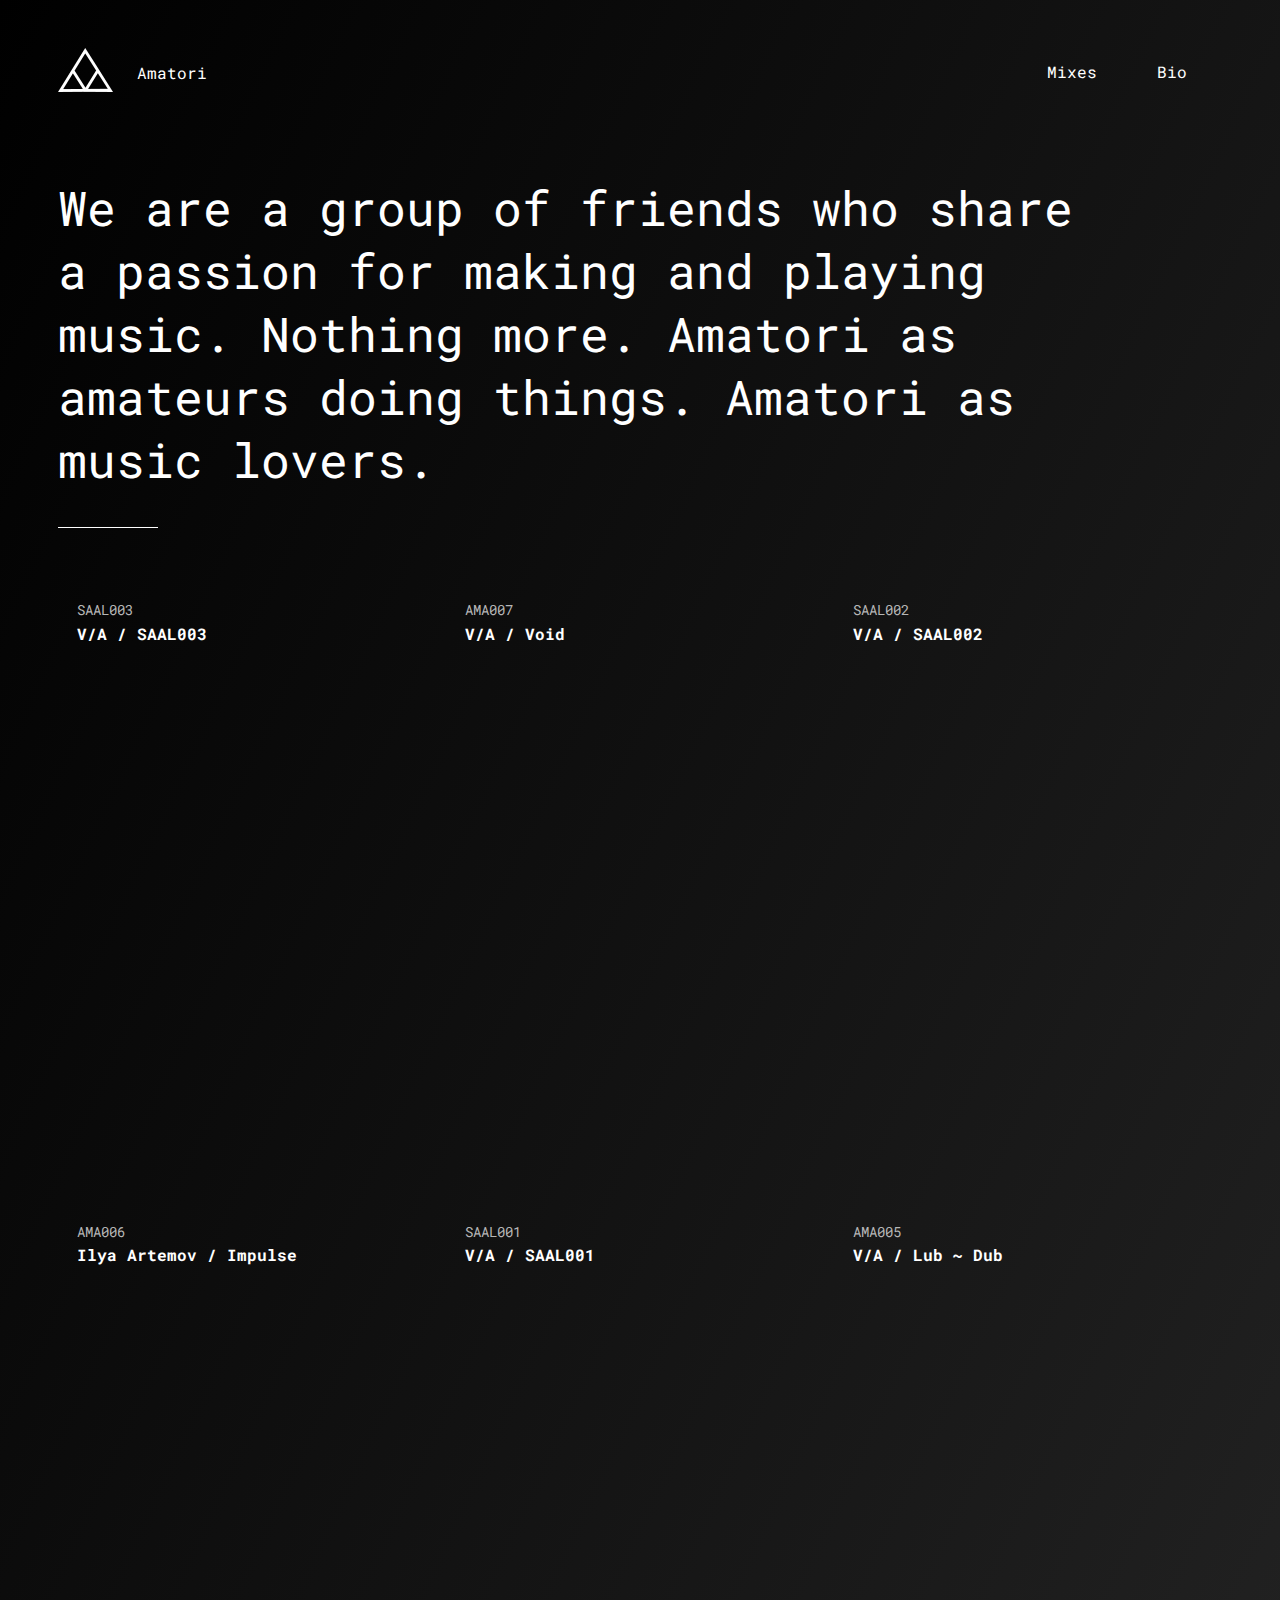
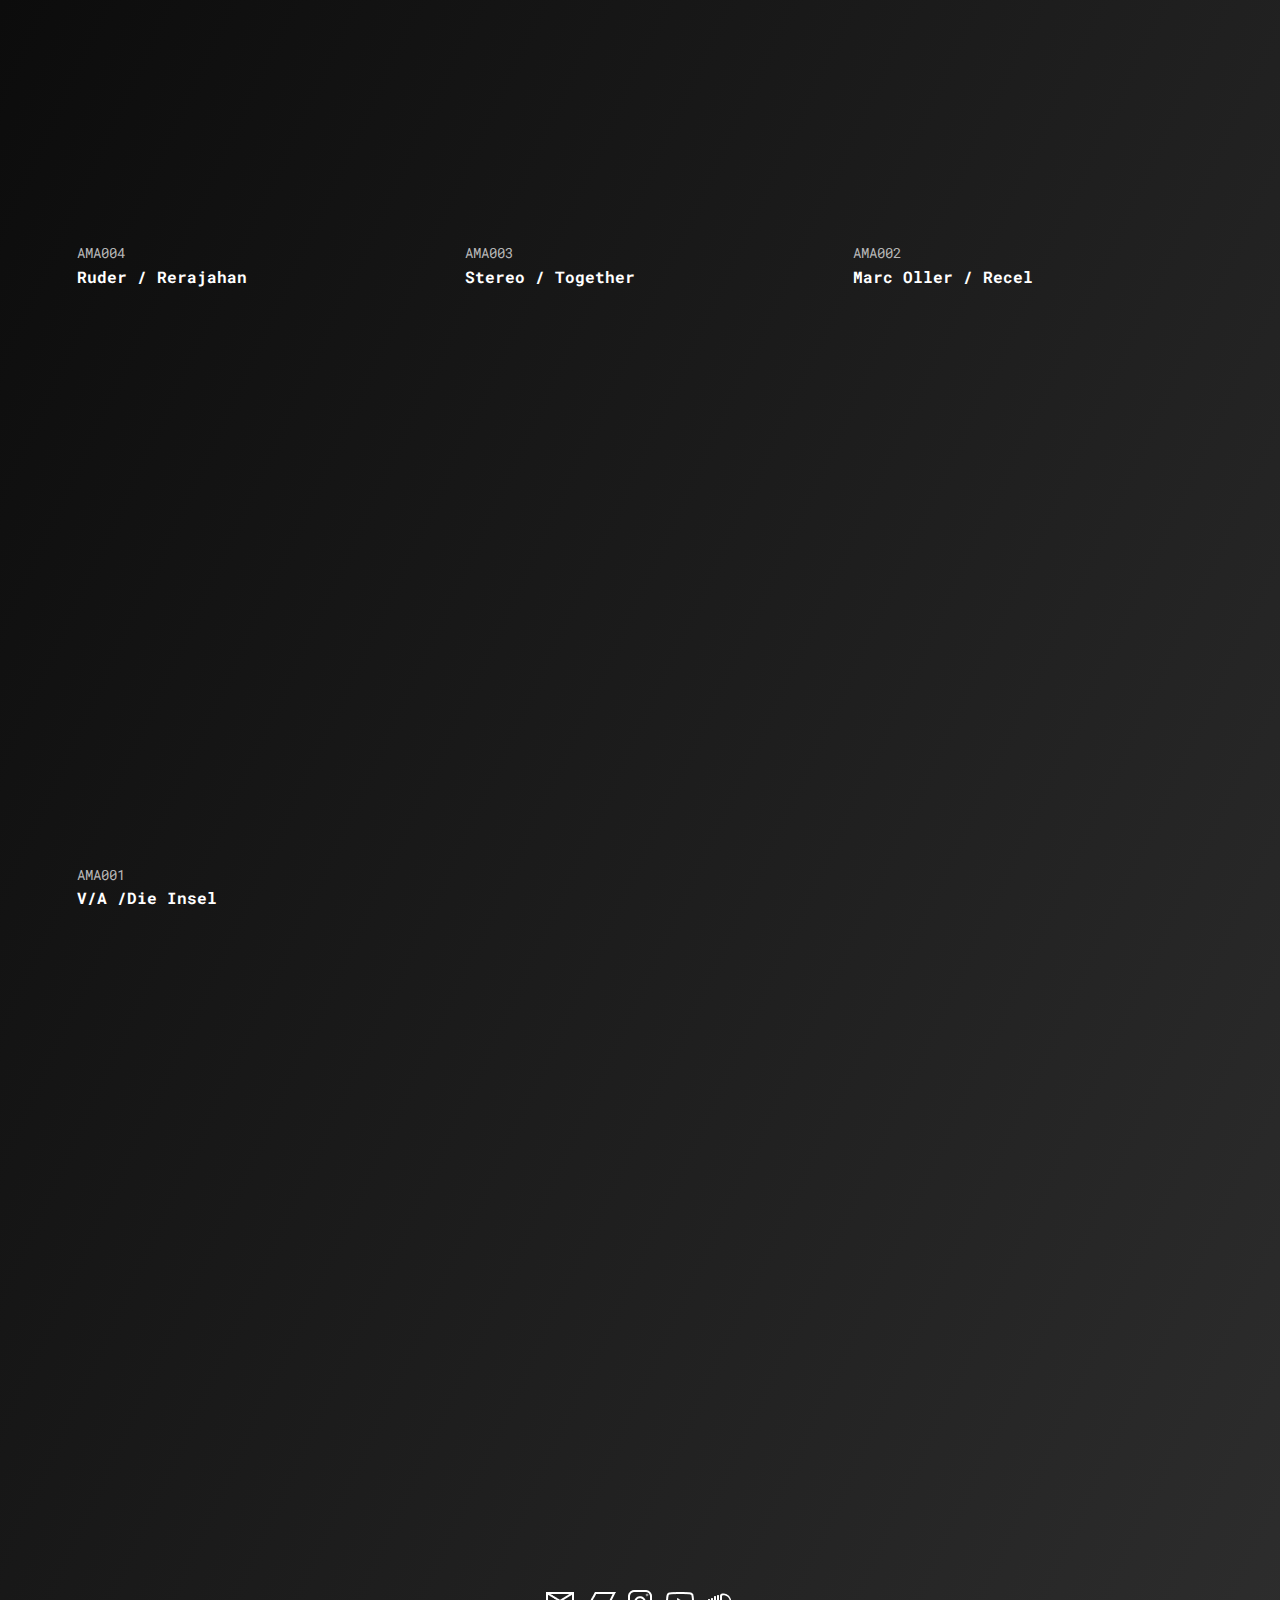
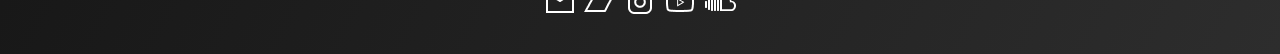
<file: index.html>
<!DOCTYPE html>
<html lang="en">

<head>
  <meta charset="utf-8">
  <meta name="viewport" content="width=device-width, initial-scale=1">

  <title>Amatori</title>
  <link rel="icon" href="./img/logofav.png">

  <link href="https://fonts.googleapis.com/css2?family=Roboto+Mono" rel="stylesheet">
  <link rel="stylesheet" type="text/css" href="./styles.css">
</head>

<body>
  <div class="container">

    <!---------- header ---------->
    <header>

      <!----- head ----->
      <div class="head">

        <div class="head-left">
          <a href="./index.html">
            <img class="head-logo" src="./img/logo.png" alt="amatori logo">
          </a>
          <a class="head-title" href="./index.html">Amatori</a>
        </div>

        <div class="head-right">
          <button class="head-toggle" aria-label="toggle navigation">
            <span class="hamburger"></span>
          </button>

          <!----- navigation ----->
          <nav class="nav">
            <ul class="nav-list">
              <li class="nav-item">
                <a href="./index.html" class="nav-link active nav-hide">Home</a>
              </li>
              <li class="nav-item">
                <a href="./mixes.html" class="nav-link">Mixes</a>
              </li>
              <li class="nav-item">
                <a href="./bio.html" class="nav-link">Bio</a>
              </li>
            </ul>
          </nav>
        </div>
      </div>

    </header>


    <!---------- description ---------->
    <section class="description">
      <h1 class="desc-text">
        We are a group of friends who share a passion for making and playing music. Nothing more. Amatori as
        amateurs
        doing things. Amatori as music lovers.
      </h1>
      <p class="divider"></p>
    </section>


    <!---------- releases ---------->
    <section class="releases">


      <!----- saal 003 ----->
      <div class="rel-card">
        <div class="rel-card_top">
          <p class="rel-card_cat">SAAL003</p>
          <p class="rel-card_title">V/A / SAAL003</p>
        </div>


        <iframe class="bandcamp"
          src="https://bandcamp.com/EmbeddedPlayer/album=2066880840/size=large/bgcol=333333/linkcol=ffffff/tracklist=false/transparent=true/"
          seamless><a href="https://amatori.bandcamp.com/album/saal003">SAAL003 by Various</a></iframe>
      </div>


      <!----- void ----->
      <div class="rel-card">
        <div class="rel-card_top">
          <p class="rel-card_cat">AMA007</p>
          <p class="rel-card_title">V/A / Void</p>
        </div>


        <iframe class="bandcamp"
          src="https://bandcamp.com/EmbeddedPlayer/album=112409830/size=large/bgcol=333333/linkcol=ffffff/tracklist=false/transparent=true/"
          seamless><a href="https://amatori.bandcamp.com/album/void">Void by Various</a></iframe>
      </div>


      <!----- saal 002 ----->
      <div class="rel-card">
        <div class="rel-card_top">
          <p class="rel-card_cat">SAAL002</p>
          <p class="rel-card_title">V/A / SAAL002</p>
        </div>


        <iframe class="bandcamp"
          src="https://bandcamp.com/EmbeddedPlayer/album=78627063/size=large/bgcol=333333/linkcol=ffffff/tracklist=false/transparent=true/"
          seamless>
          <a href="https://amatori.bandcamp.com/album/saal002">SAAL002 by Various</a></iframe>
      </div>



      <!----- impulse ----->
      <div class="rel-card">
        <div class="rel-card_top">
          <p class="rel-card_cat">AMA006</p>
          <p class="rel-card_title">Ilya Artemov / Impulse</p>
        </div>

        <iframe class="bandcamp"
          src="https://bandcamp.com/EmbeddedPlayer/album=3372437284/size=large/bgcol=333333/linkcol=ffffff/tracklist=false/transparent=true/"
          seamless>
          <a href="https://amatori.bandcamp.com/album/impulse">Impulse by Ilya Artemov</a>
        </iframe>

      </div>


      <!----- saal ----->
      <div class="rel-card">
        <div class="rel-card_top">
          <p class="rel-card_cat">SAAL001</p>
          <p class="rel-card_title">V/A / SAAL001</p>
        </div>


        <iframe class="bandcamp"
          src="https://bandcamp.com/EmbeddedPlayer/album=2918071058/size=large/bgcol=333333/linkcol=ffffff/tracklist=false/transparent=true/"
          seamless>
          <a href="https://amatori.bandcamp.com/album/saal001">SAAL001 by Various</a>
        </iframe>

      </div>


      <!----- lubdub ----->
      <div class="rel-card">
        <div class="rel-card_top">
          <p class="rel-card_cat">AMA005</p>
          <p class="rel-card_title">V/A / Lub ~ Dub</p>
        </div>

        <iframe class="bandcamp"
          src="https://bandcamp.com/EmbeddedPlayer/album=149452267/size=large/bgcol=333333/linkcol=ffffff/tracklist=false/transparent=true/"
          seamless>
          <a href="https://amatori.bandcamp.com/album/lub-dub">Lub ~ Dub by Amatori</a>
        </iframe>
      </div>


      <!----- rerajahan ----->
      <div class="rel-card">
        <div class="rel-card_top">
          <p class="rel-card_cat">AMA004</p>
          <p class="rel-card_title">Ruder / Rerajahan</p>
        </div>

        <iframe class="bandcamp"
          src="https://bandcamp.com/EmbeddedPlayer/album=2805501825/size=large/bgcol=333333/linkcol=ffffff/tracklist=false/transparent=true/"
          seamless>
          <a href="https://amatori.bandcamp.com/album/rerajahan">Rerajahan by Ruđer</a>
        </iframe>
      </div>


      <!----- together ----->
      <div class="rel-card">
        <div class="rel-card_top">
          <p class="rel-card_cat">AMA003</p>
          <p class="rel-card_title">Stereo / Together</p>
        </div>

        <iframe class="bandcamp"
          src="https://bandcamp.com/EmbeddedPlayer/album=2173139097/size=large/bgcol=333333/linkcol=ffffff/tracklist=false/transparent=true/"
          seamless>
          <a href="https://amatori.bandcamp.com/album/together">Together by Stereo</a>
        </iframe>
      </div>


      <!----- recel ----->
      <div class="rel-card">
        <div class="rel-card_top">
          <p class="rel-card_cat">AMA002</p>
          <p class="rel-card_title">Marc Oller / Recel</p>
        </div>

        <iframe class="bandcamp"
          src="https://bandcamp.com/EmbeddedPlayer/album=4089356642/size=large/bgcol=333333/linkcol=ffffff/tracklist=false/transparent=true/"
          seamless>
          <a href="https://amatori.bandcamp.com/album/recel">Recel by Marc Oller</a>
        </iframe>
      </div>


      <!----- die insel ----->
      <div class="rel-card">
        <div class="rel-card_top">
          <p class="rel-card_cat">AMA001</p>
          <p class="rel-card_title">V/A /Die Insel</p>
        </div>

        <iframe class="bandcamp"
          src="https://bandcamp.com/EmbeddedPlayer/album=3297157875/size=large/bgcol=333333/linkcol=ffffff/tracklist=false/transparent=true/"
          seamless>
          <a href="https://amatori.bandcamp.com/album/die-insel">Die Insel by Amatori</a>
        </iframe>
      </div>

    </section>


    <!---------- footer ---------->
    <footer class="footer">

      <a class="icon" href="mailto:amatori.music@gmail.com">
        <img src="./img/email.png" alt="e-mail icon">
      </a>
      <a class="icon" href="https://amatori.bandcamp.com/" target="_blank">
        <img src="./img/bandcamp.png" alt="bandcamp icon">
      </a>
      <a class="icon" href="https://www.instagram.com/amatorimusic/" target="_blank">
        <img src="./img/instagram.png" alt="instagram icon">
      </a>
      <a class="icon" href="https://www.youtube.com/channel/UC-HtrqtF8NhJxiugi_5FTQA/featured" target="_blank">
        <img src="./img/youtube.png" alt="youtube icon">
      </a>
      <a class="icon" href="https://soundcloud.com/amatori" target="_blank">
        <img src="./img/soundcloud.png" alt="soundcloud icon">
      </a>

    </footer>

  </div>

  <script src="./app.js"></script>

</body>

</html>
</file>
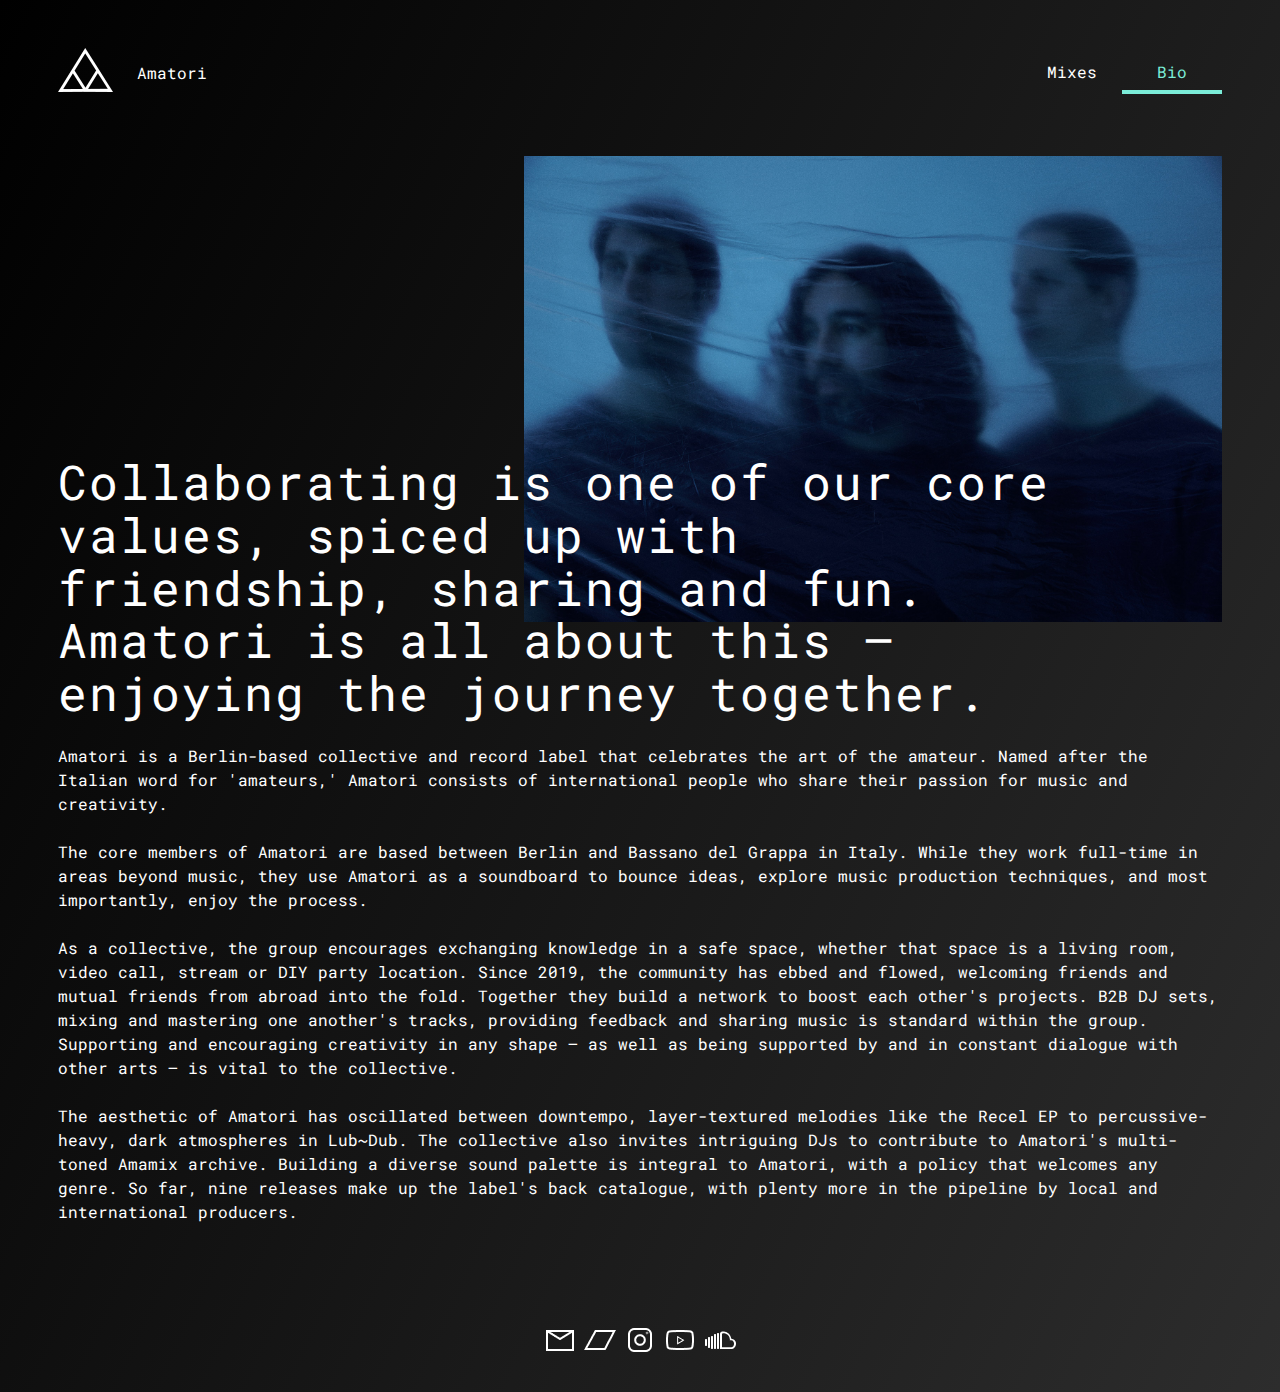
<file: bio.html>
<!DOCTYPE html>
<html lang="en">

<head>
  <meta charset="utf-8">
  <meta name="viewport" content="width=device-width, initial-scale=1">

  <title>Amatori - Bio</title>
  <link rel="icon" href="./img/logofav.png">

  <link href="https://fonts.googleapis.com/css2?family=Roboto+Mono" rel="stylesheet">
  <link rel="stylesheet" type="text/css" href="./styles.css">
</head>

<body>
  <div class="container">

    <!---------- header ---------->
    <header>

      <!----- head ----->
      <div class="head">

        <div class="head-left">
          <a href="./index.html">
            <img class="head-logo" src="./img/logo.png" alt="amatori logo">
          </a>
          <a class="head-title" href="./index.html">Amatori</a>
        </div>

        <div class="head-right">
          <button class="head-toggle" aria-label="toggle navigation">
            <span class="hamburger"></span>
          </button>

          <!----- navigation ----->
          <nav class="nav">
            <ul class="nav-list">
              <li class="nav-item">
                <a href="./index.html" class="nav-link nav-hide">Home</a>
              </li>
              <li class="nav-item">
                <a href="./mixes.html" class="nav-link">Mixes</a>
              </li>
              <li class="nav-item">
                <a href="./bio.html" class="nav-link active">Bio</a>
              </li>
            </ul>
          </nav>
        </div>
      </div>

    </header>

    <!---------- bio ---------->
    <div class="bioimg-cont">
      <img src="./img/amabio.jpg" alt="amatori members" class="bioimg">
    </div>

    <h1 class="bio-title">
      Collaborating is one of our core values, spiced up with friendship, sharing and fun. Amatori is all about
      this — enjoying the journey together.
    </h1>

    <p class="bio-desc bio-par">
      Amatori is a Berlin-based collective and record label that celebrates the art of the amateur. Named after
      the
      Italian word for 'amateurs,' Amatori consists of international people who share their passion for music and
      creativity.
    </p>

    <p class="bio-par">
      The core members of Amatori are based between Berlin and Bassano del Grappa in Italy. While they work
      full-time in areas beyond music, they use Amatori as a soundboard to bounce ideas, explore music production
      techniques, and most importantly, enjoy the process.
    </p>

    <p class="bio-par">
      As a collective, the group encourages exchanging knowledge in a safe space, whether that space is a living
      room, video call, stream or DIY party location. Since 2019, the community has ebbed and flowed, welcoming
      friends and mutual friends from abroad into the fold. Together they build a network to boost each other's
      projects. B2B DJ sets, mixing and mastering one another's tracks, providing feedback and sharing music is
      standard within the group. Supporting and encouraging creativity in any shape — as well as being supported by
      and in constant dialogue with other arts — is vital to the collective.
    </p>

    <p class="bio-par">
      The aesthetic of Amatori has oscillated between downtempo, layer-textured melodies like the Recel EP to
      percussive-heavy, dark atmospheres in Lub~Dub. The collective also invites intriguing DJs to
      contribute to Amatori's multi-toned Amamix archive. Building a diverse sound palette is integral to Amatori,
      with a policy that welcomes any genre. So far, nine releases make up the label's back catalogue, with plenty
      more in the pipeline by local and international producers.
    </p>


    <!---------- footer ---------->
    <footer class="footer">

      <a class="icon" href="mailto:amatori.music@gmail.com">
        <img src="./img/email.png" alt="e-mail icon">
      </a>
      <a class="icon" href="https://amatori.bandcamp.com/" target="_blank">
        <img src="./img/bandcamp.png" alt="bandcamp icon">
      </a>
      <a class="icon" href="https://www.instagram.com/amatorimusic/" target="_blank">
        <img src="./img/instagram.png" alt="instagram icon">
      </a>
      <a class="icon" href="https://www.youtube.com/channel/UC-HtrqtF8NhJxiugi_5FTQA/featured" target="_blank">
        <img src="./img/youtube.png" alt="youtube icon">
      </a>
      <a class="icon" href="https://soundcloud.com/amatori" target="_blank">
        <img src="./img/soundcloud.png" alt="soundcloud icon">
      </a>

    </footer>

  </div>

  <script src="./app.js"></script>

</body>

</html>
</file>
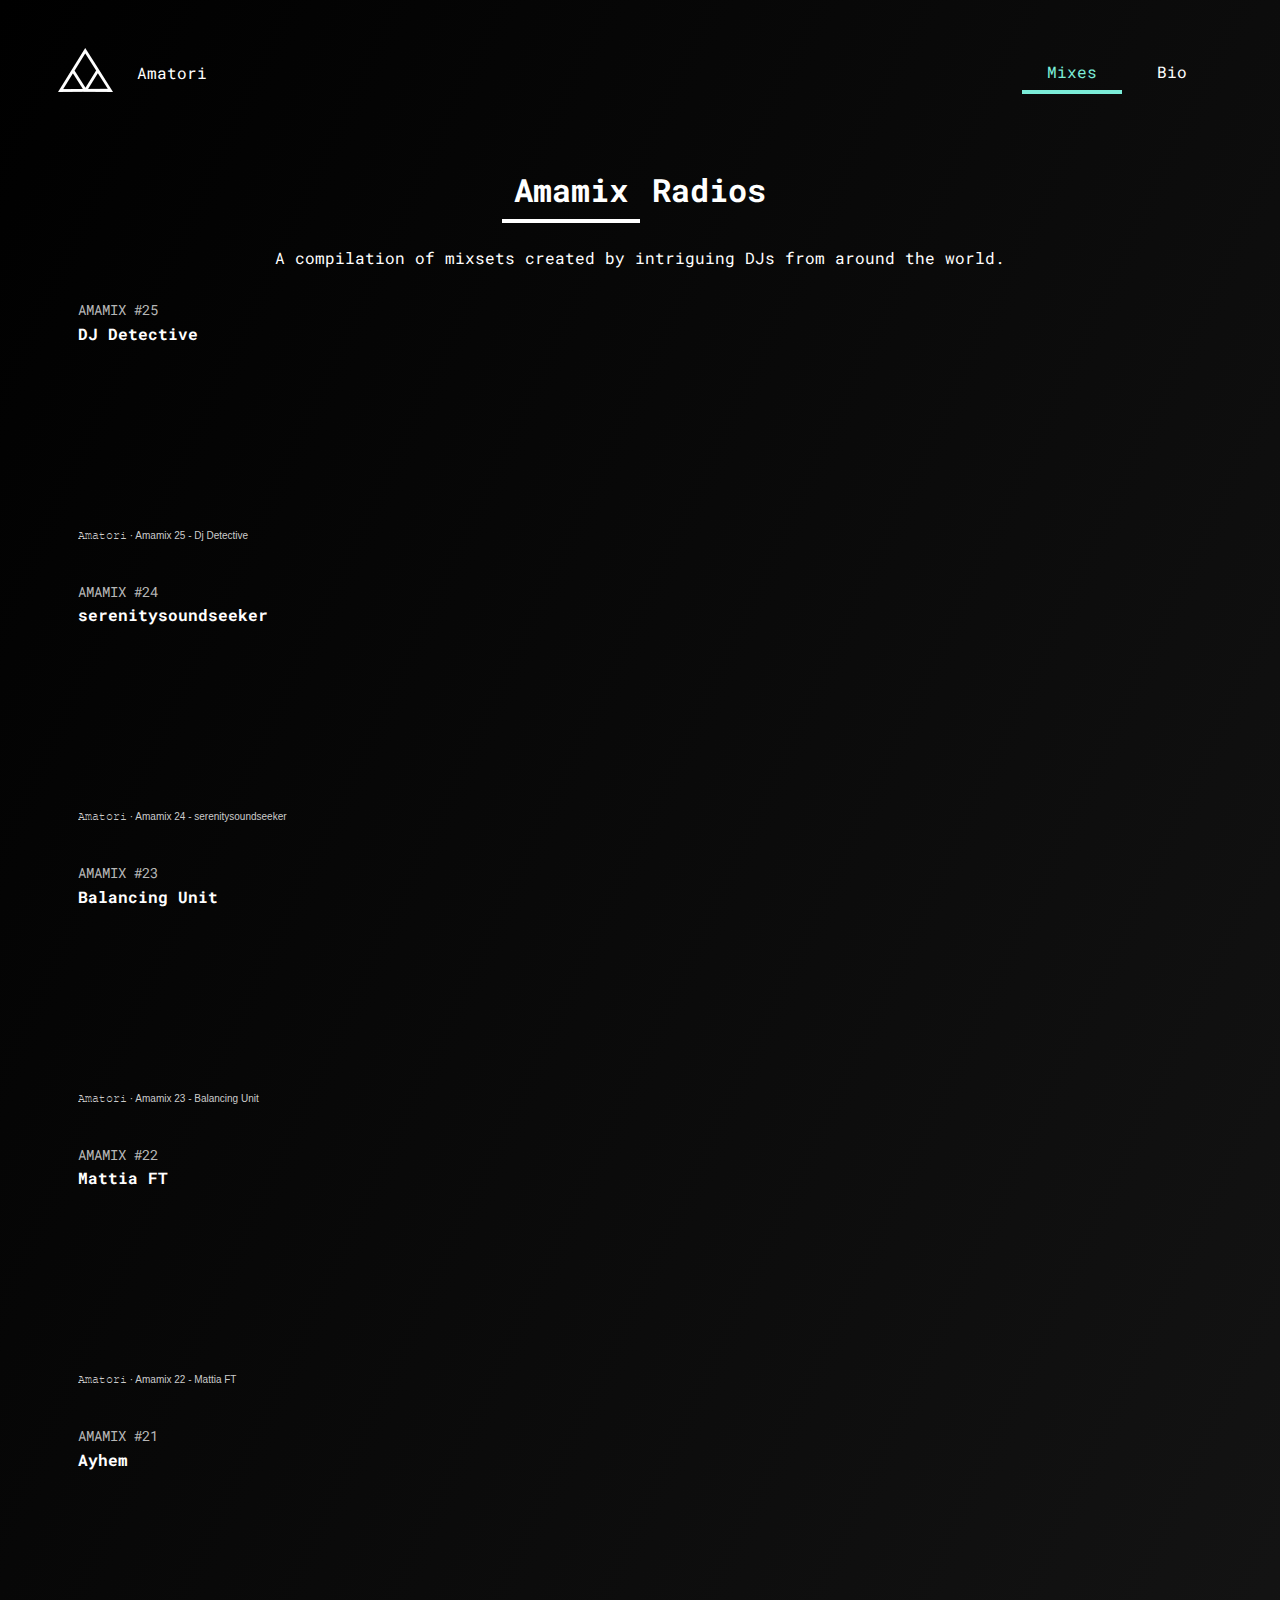
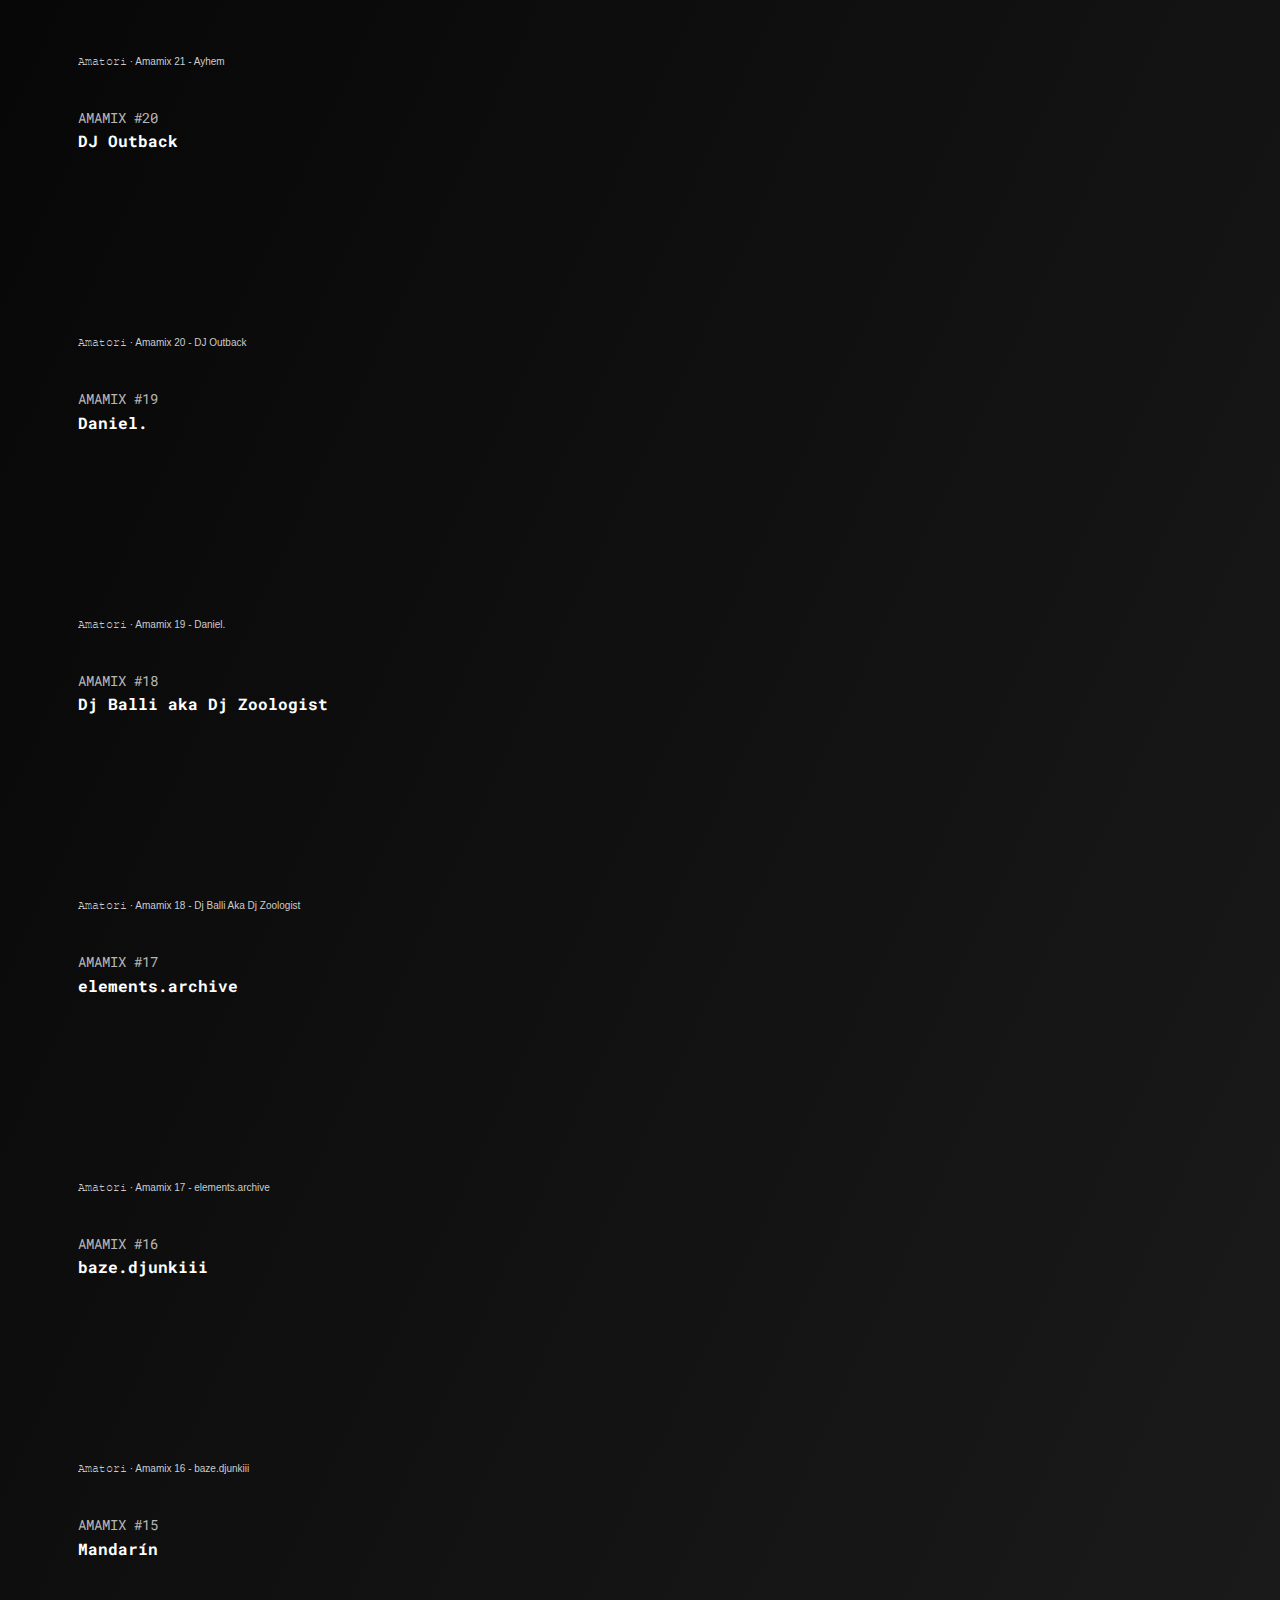
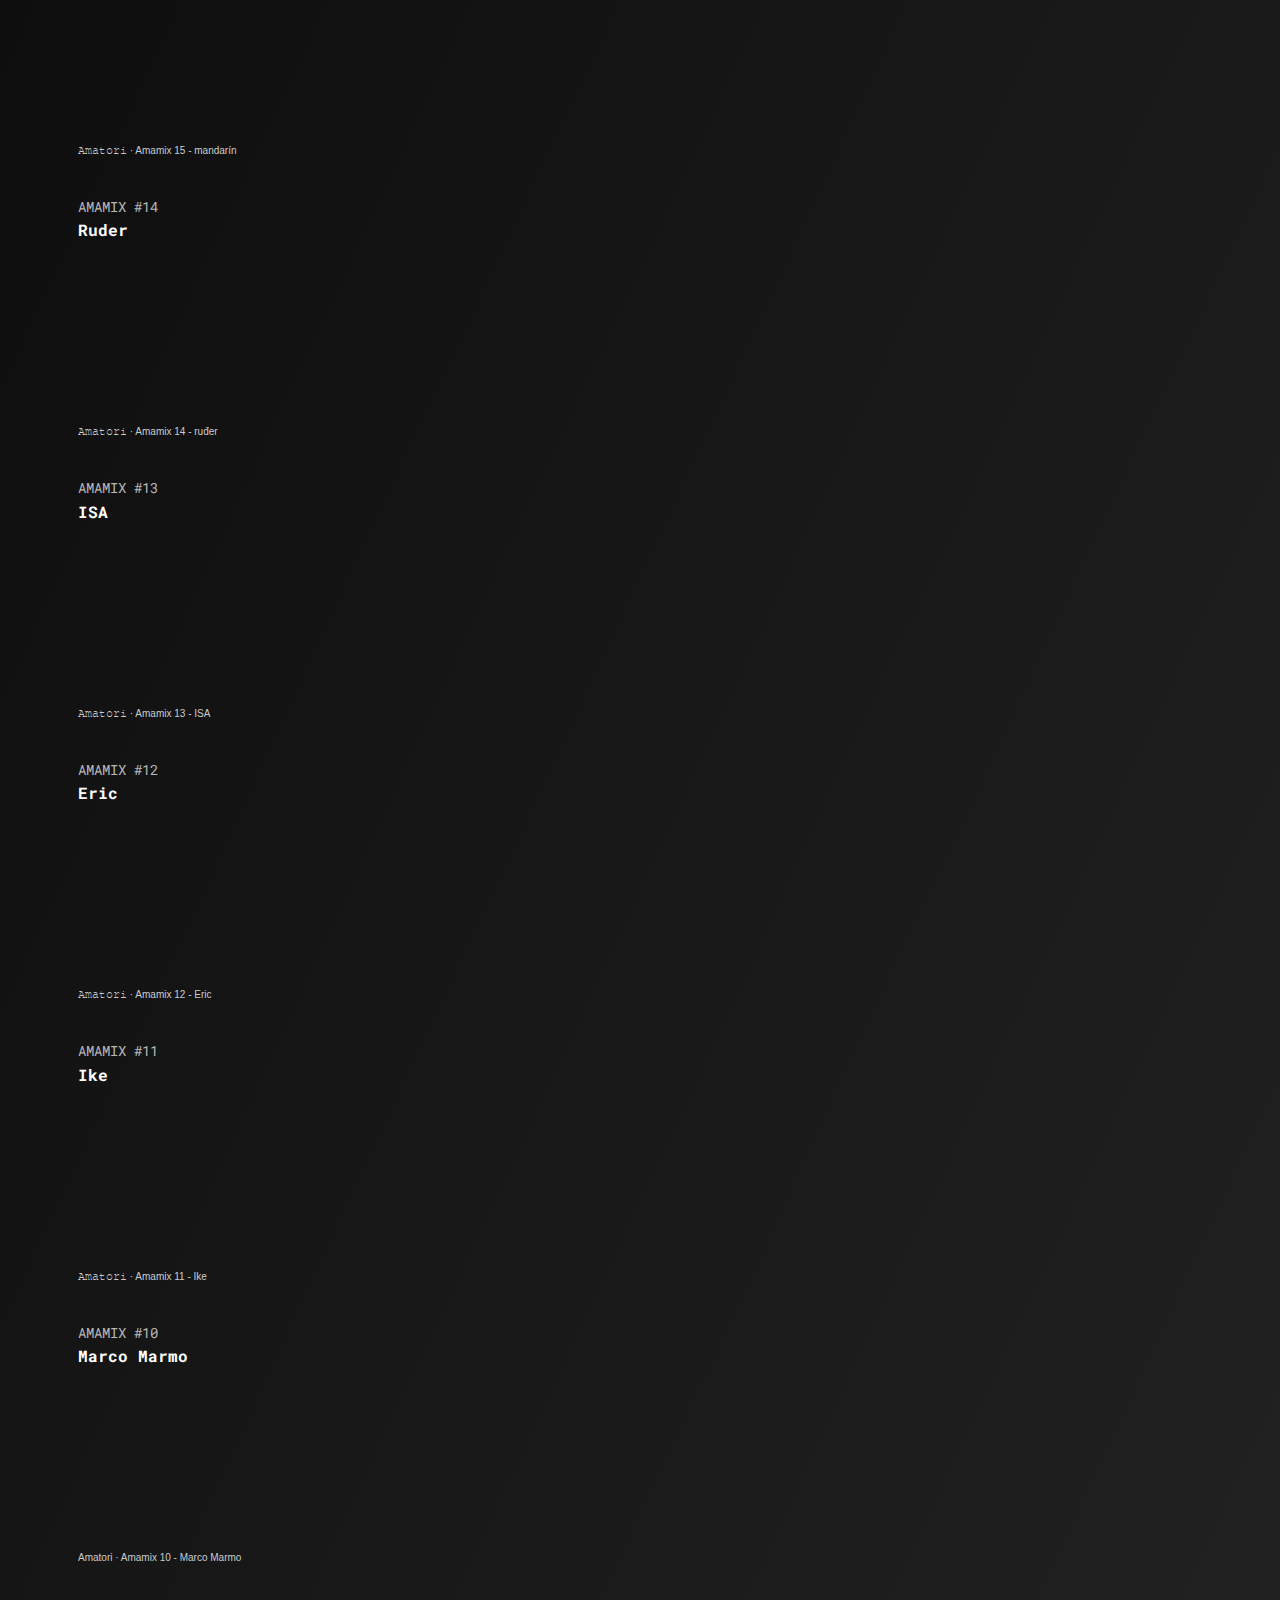
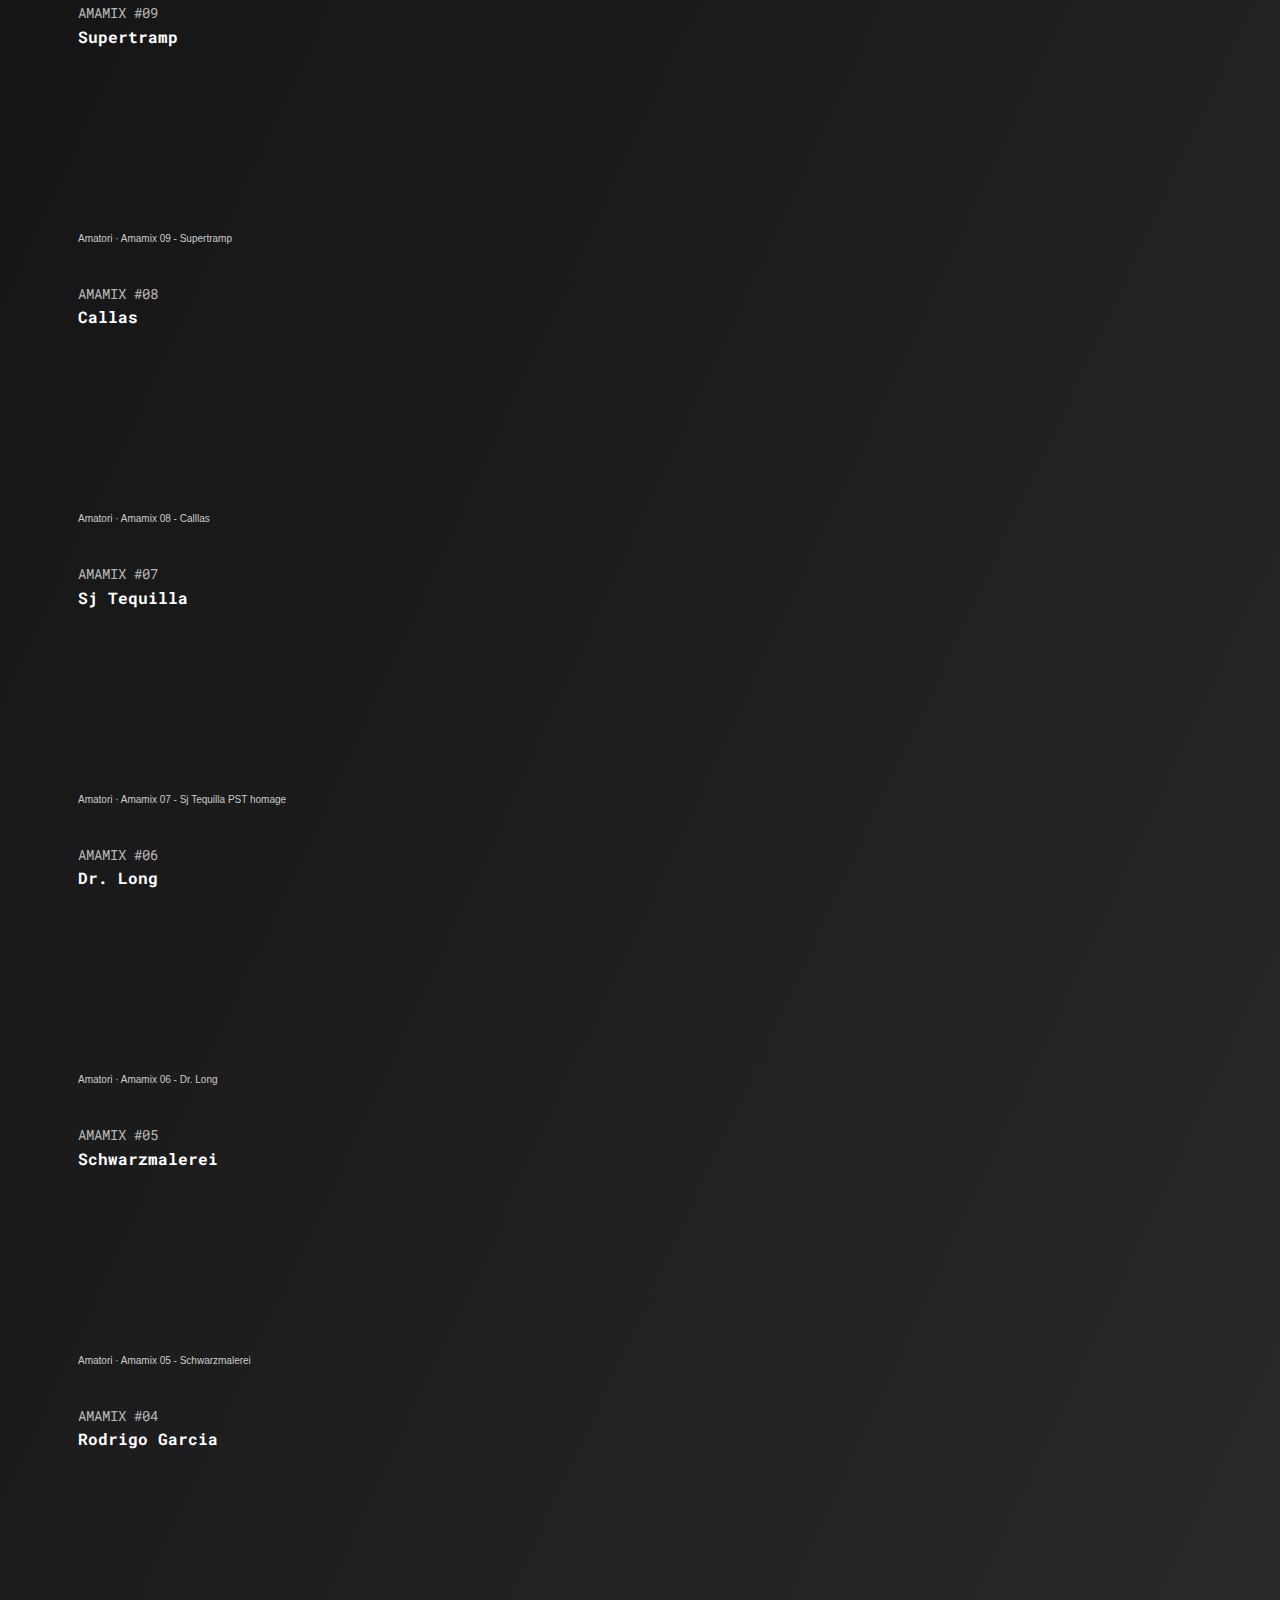
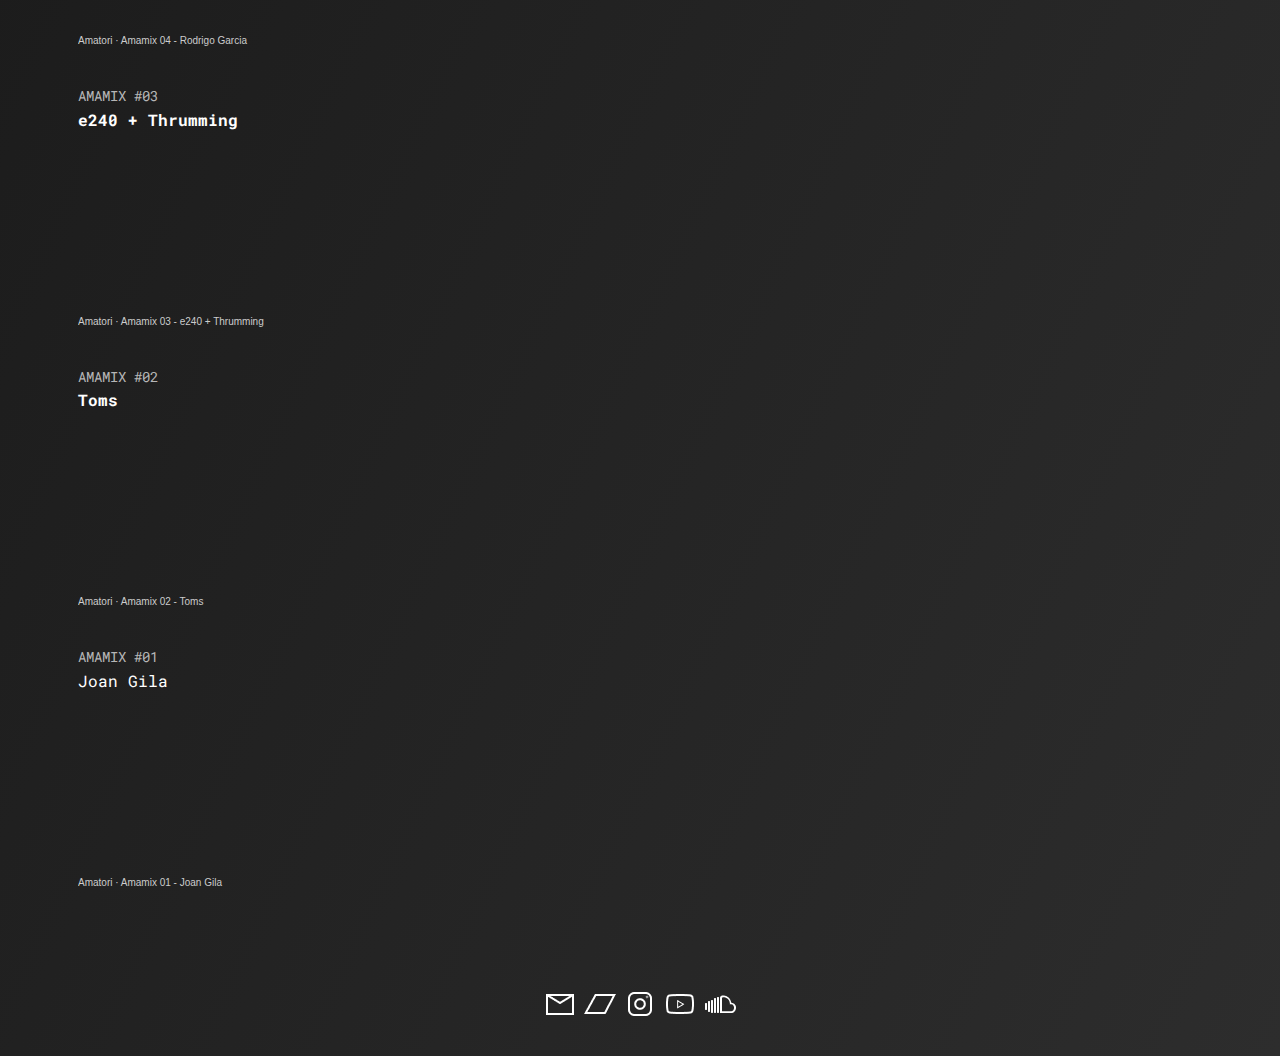
<file: mixes.html>
<!DOCTYPE html>
<html lang="en">

<head>
  <meta charset="utf-8">
  <meta name="viewport" content="width=device-width, initial-scale=1">

  <title>Amatori - Mixes</title>
  <link rel="icon" href="./img/logofav.png">

  <link href="https://fonts.googleapis.com/css2?family=Roboto+Mono" rel="stylesheet">
  <link rel="stylesheet" type="text/css" href="./styles.css">
</head>

<body>
  <div class="container">

    <!---------- header ---------->
    <header>

      <!----- head ----->
      <div class="head">

        <div class="head-left">
          <a href="./index.html">
            <img class="head-logo" src="./img/logo.png" alt="amatori logo">
          </a>
          <a class="head-title" href="./index.html">Amatori</a>
        </div>

        <div class="head-right">
          <button class="head-toggle" aria-label="toggle navigation">
            <span class="hamburger"></span>
          </button>

          <!----- navigation ----->
          <nav class="nav">
            <ul class="nav-list">
              <li class="nav-item">
                <a href="./index.html" class="nav-link nav-hide">Home</a>
              </li>
              <li class="nav-item">
                <a href="./mixes.html" class="nav-link active">Mixes</a>
              </li>
              <li class="nav-item">
                <a href="./bio.html" class="nav-link">Bio</a>
              </li>
            </ul>
          </nav>
        </div>
      </div>

    </header>
    <!---------- tabs ---------->
    <ul class="tabs">
      <li data-tab-target="#amamix" class=" tab def-tab">
        <h1 class="amamix-title">Amamix</h1>
      </li>
      <li data-tab-target="#radios" class="tab">
        <h1 class="amamix-title">Radios</h1>
      </li>
    </ul>

    <div class="tab-content">

      <!---------- amamix ---------->
      <div id="amamix" data-tab-content class="def-tab">
        <!-- <h1 class="amamix-title">Amamix</h1> -->
        <p class="amamix-desc">
          A compilation of mixsets created by intriguing DJs from around the world.</p>

        <!----- amamix25 ----->
        <div class="mixes__soundcloud">
          <div class="mixes">
            <p class="rel-card_cat">AMAMIX #25</p>
            <p class="rel-card_title">DJ Detective</p>
          </div>
          <iframe width="100%" height="166" scrolling="no" frameborder="no" allow="autoplay"
            src="https://w.soundcloud.com/player/?url=https%3A//api.soundcloud.com/tracks/1881287055&color=%23ff5500&auto_play=false&hide_related=false&show_comments=true&show_user=true&show_reposts=false&show_teaser=true"></iframe>
          <div
            style="font-size: 10px; color: #cccccc;line-break: anywhere;word-break: normal;overflow: hidden;white-space: nowrap;text-overflow: ellipsis; font-family: Interstate,Lucida Grande,Lucida Sans Unicode,Lucida Sans,Garuda,Verdana,Tahoma,sans-serif;font-weight: 100;">
            <a href="https://soundcloud.com/amatori" title="𝙰𝚖𝚊𝚝𝚘𝚛𝚒" target="_blank"
              style="color: #cccccc; text-decoration: none;">𝙰𝚖𝚊𝚝𝚘𝚛𝚒</a> · <a
              href="https://soundcloud.com/amatori/amamix-25-dj-detective" title="Amamix 25 - Dj Detective"
              target="_blank" style="color: #cccccc; text-decoration: none;">Amamix 25 - Dj Detective</a>
          </div>
        </div>

        <!----- amamix24 ----->
        <div class="mixes__soundcloud">
          <div class="mixes">
            <p class="rel-card_cat">AMAMIX #24</p>
            <p class="rel-card_title">serenitysoundseeker</p>
          </div>
          <iframe width="100%" height="166" scrolling="no" frameborder="no" allow="autoplay"
            src="https://w.soundcloud.com/player/?url=https%3A//api.soundcloud.com/tracks/1751204763&color=%23ff5500&auto_play=false&hide_related=false&show_comments=true&show_user=true&show_reposts=false&show_teaser=true"></iframe>
          <div
            style="font-size: 10px; color: #cccccc;line-break: anywhere;word-break: normal;overflow: hidden;white-space: nowrap;text-overflow: ellipsis; font-family: Interstate,Lucida Grande,Lucida Sans Unicode,Lucida Sans,Garuda,Verdana,Tahoma,sans-serif;font-weight: 100;">
            <a href="https://soundcloud.com/amatori" title="𝙰𝚖𝚊𝚝𝚘𝚛𝚒" target="_blank"
              style="color: #cccccc; text-decoration: none;">𝙰𝚖𝚊𝚝𝚘𝚛𝚒</a> · <a
              href="https://soundcloud.com/amatori/amamix-24-serenitysoundseeker"
              title="Amamix 24 - serenitysoundseeker" target="_blank"
              style="color: #cccccc; text-decoration: none;">Amamix 24 - serenitysoundseeker</a>
          </div>
        </div>

        <!----- amamix23 ----->
        <div class="mixes__soundcloud">
          <div class="mixes">
            <p class="rel-card_cat">AMAMIX #23</p>
            <p class="rel-card_title">Balancing Unit</p>
          </div>
          <iframe width="100%" height="166" scrolling="no" frameborder="no" allow="autoplay"
            src="https://w.soundcloud.com/player/?url=https%3A//api.soundcloud.com/tracks/1644370506&color=%23ff5500&auto_play=false&hide_related=false&show_comments=true&show_user=true&show_reposts=false&show_teaser=true"></iframe>
          <div
            style="font-size: 10px; color: #cccccc;line-break: anywhere;word-break: normal;overflow: hidden;white-space: nowrap;text-overflow: ellipsis; font-family: Interstate,Lucida Grande,Lucida Sans Unicode,Lucida Sans,Garuda,Verdana,Tahoma,sans-serif;font-weight: 100;">
            <a href="https://soundcloud.com/amatori" title="𝙰𝚖𝚊𝚝𝚘𝚛𝚒" target="_blank"
              style="color: #cccccc; text-decoration: none;">𝙰𝚖𝚊𝚝𝚘𝚛𝚒</a> · <a
              href="https://soundcloud.com/amatori/amamix-23-balancing-unit" title="Amamix 23 - Balancing Unit"
              target="_blank" style="color: #cccccc; text-decoration: none;">Amamix 23 - Balancing Unit</a>
          </div>
        </div>

        <!----- amamix22 ----->
        <div class="mixes__soundcloud">
          <div class="mixes">
            <p class="rel-card_cat">AMAMIX #22</p>
            <p class="rel-card_title">Mattia FT</p>
          </div>
          <iframe width="100%" height="166" scrolling="no" frameborder="no" allow="autoplay"
            src="https://w.soundcloud.com/player/?url=https%3A//api.soundcloud.com/tracks/1645272330&color=%23ff5500&auto_play=false&hide_related=false&show_comments=true&show_user=true&show_reposts=false&show_teaser=true"></iframe>
          <div
            style="font-size: 10px; color: #cccccc;line-break: anywhere;word-break: normal;overflow: hidden;white-space: nowrap;text-overflow: ellipsis; font-family: Interstate,Lucida Grande,Lucida Sans Unicode,Lucida Sans,Garuda,Verdana,Tahoma,sans-serif;font-weight: 100;">
            <a href="https://soundcloud.com/amatori" title="𝙰𝚖𝚊𝚝𝚘𝚛𝚒" target="_blank"
              style="color: #cccccc; text-decoration: none;">𝙰𝚖𝚊𝚝𝚘𝚛𝚒</a> · <a
              href="https://soundcloud.com/amatori/amamix-22-mattia-ft" title="Amamix 22 - Mattia FT" target="_blank"
              style="color: #cccccc; text-decoration: none;">Amamix 22 - Mattia FT</a>
          </div>
        </div>

        <!----- amamix21 ----->
        <div class="mixes__soundcloud">
          <div class="mixes">
            <p class="rel-card_cat">AMAMIX #21</p>
            <p class="rel-card_title">Ayhem</p>
          </div>
          <iframe width="100%" height="166" scrolling="no" frameborder="no" allow="autoplay"
            src="https://w.soundcloud.com/player/?url=https%3A//api.soundcloud.com/tracks/1625922864&color=%23ff5500&auto_play=false&hide_related=false&show_comments=true&show_user=true&show_reposts=false&show_teaser=true"></iframe>
          <div
            style="font-size: 10px; color: #cccccc;line-break: anywhere;word-break: normal;overflow: hidden;white-space: nowrap;text-overflow: ellipsis; font-family: Interstate,Lucida Grande,Lucida Sans Unicode,Lucida Sans,Garuda,Verdana,Tahoma,sans-serif;font-weight: 100;">
            <a href="https://soundcloud.com/amatori" title="𝙰𝚖𝚊𝚝𝚘𝚛𝚒" target="_blank"
              style="color: #cccccc; text-decoration: none;">𝙰𝚖𝚊𝚝𝚘𝚛𝚒</a> · <a
              href="https://soundcloud.com/amatori/amamix-21-ayhem" title="Amamix 21 - Ayhem" target="_blank"
              style="color: #cccccc; text-decoration: none;">Amamix 21 - Ayhem</a>
          </div>
        </div>

        <!----- amamix20 ----->
        <div class="mixes__soundcloud">
          <div class="mixes">
            <p class="rel-card_cat">AMAMIX #20</p>
            <p class="rel-card_title">DJ Outback</p>
          </div>
          <iframe width="100%" height="166" scrolling="no" frameborder="no" allow="autoplay"
            src="https://w.soundcloud.com/player/?url=https%3A//api.soundcloud.com/tracks/1620572718&color=%23ff5500&auto_play=false&hide_related=false&show_comments=true&show_user=true&show_reposts=false&show_teaser=true"></iframe>
          <div
            style="font-size: 10px; color: #cccccc;line-break: anywhere;word-break: normal;overflow: hidden;white-space: nowrap;text-overflow: ellipsis; font-family: Interstate,Lucida Grande,Lucida Sans Unicode,Lucida Sans,Garuda,Verdana,Tahoma,sans-serif;font-weight: 100;">
            <a href="https://soundcloud.com/amatori" title="𝙰𝚖𝚊𝚝𝚘𝚛𝚒" target="_blank"
              style="color: #cccccc; text-decoration: none;">𝙰𝚖𝚊𝚝𝚘𝚛𝚒</a> · <a
              href="https://soundcloud.com/amatori/amamix-20-dj-outback" title="Amamix 20 - DJ Outback" target="_blank"
              style="color: #cccccc; text-decoration: none;">Amamix 20 - DJ Outback</a>
          </div>
        </div>

        <!----- amamix19 ----->
        <div class="mixes__soundcloud">
          <div class="mixes">
            <p class="rel-card_cat">AMAMIX #19</p>
            <p class="rel-card_title">Daniel.</p>
          </div>
          <iframe width="100%" height="166" scrolling="no" frameborder="no" allow="autoplay"
            src="https://w.soundcloud.com/player/?url=https%3A//api.soundcloud.com/tracks/1575058567&color=%23ff5500&auto_play=false&hide_related=false&show_comments=true&show_user=true&show_reposts=false&show_teaser=true"></iframe>
          <div
            style="font-size: 10px; color: #cccccc;line-break: anywhere;word-break: normal;overflow: hidden;white-space: nowrap;text-overflow: ellipsis; font-family: Interstate,Lucida Grande,Lucida Sans Unicode,Lucida Sans,Garuda,Verdana,Tahoma,sans-serif;font-weight: 100;">
            <a href="https://soundcloud.com/amatori" title="𝙰𝚖𝚊𝚝𝚘𝚛𝚒" target="_blank"
              style="color: #cccccc; text-decoration: none;">𝙰𝚖𝚊𝚝𝚘𝚛𝚒</a> · <a
              href="https://soundcloud.com/amatori/amamix-19-daniel" title="Amamix 19 - Daniel." target="_blank"
              style="color: #cccccc; text-decoration: none;">Amamix 19 - Daniel.</a>
          </div>
        </div>

        <!----- amamix18 ----->
        <div class="mixes__soundcloud">
          <div class="mixes">
            <p class="rel-card_cat">AMAMIX #18</p>
            <p class="rel-card_title">Dj Balli aka Dj Zoologist</p>
          </div>
          <iframe width="100%" height="166" scrolling="no" frameborder="no" allow="autoplay"
            src="https://w.soundcloud.com/player/?url=https%3A//api.soundcloud.com/tracks/1494336202&color=%23ff5500&auto_play=false&hide_related=false&show_comments=true&show_user=true&show_reposts=false&show_teaser=true"></iframe>
          <div
            style="font-size: 10px; color: #cccccc;line-break: anywhere;word-break: normal;overflow: hidden;white-space: nowrap;text-overflow: ellipsis; font-family: Interstate,Lucida Grande,Lucida Sans Unicode,Lucida Sans,Garuda,Verdana,Tahoma,sans-serif;font-weight: 100;">
            <a href="https://soundcloud.com/amatori" title="𝙰𝚖𝚊𝚝𝚘𝚛𝚒" target="_blank"
              style="color: #cccccc; text-decoration: none;">𝙰𝚖𝚊𝚝𝚘𝚛𝚒</a> · <a
              href="https://soundcloud.com/amatori/amamix-18-dj-balli-aka-dj-zoologist"
              title="Amamix 18 - Dj Balli Aka Dj Zoologist" target="_blank"
              style="color: #cccccc; text-decoration: none;">Amamix 18 - Dj Balli Aka Dj Zoologist</a>
          </div>
        </div>

        <!----- amamix17 ----->
        <div class="mixes__soundcloud">
          <div class="mixes">
            <p class="rel-card_cat">AMAMIX #17</p>
            <p class="rel-card_title">elements.archive</p>
          </div>
          <iframe width="100%" height="166" scrolling="no" frameborder="no" allow="autoplay"
            src="https://w.soundcloud.com/player/?url=https%3A//api.soundcloud.com/tracks/1489785346&color=%23ff5500&auto_play=false&hide_related=false&show_comments=true&show_user=true&show_reposts=false&show_teaser=true"></iframe>
          <div
            style="font-size: 10px; color: #cccccc;line-break: anywhere;word-break: normal;overflow: hidden;white-space: nowrap;text-overflow: ellipsis; font-family: Interstate,Lucida Grande,Lucida Sans Unicode,Lucida Sans,Garuda,Verdana,Tahoma,sans-serif;font-weight: 100;">
            <a href="https://soundcloud.com/amatori" title="𝙰𝚖𝚊𝚝𝚘𝚛𝚒" target="_blank"
              style="color: #cccccc; text-decoration: none;">𝙰𝚖𝚊𝚝𝚘𝚛𝚒</a> · <a
              href="https://soundcloud.com/amatori/amamix-17-elementsarchive" title="Amamix 17 - elements.archive"
              target="_blank" style="color: #cccccc; text-decoration: none;">Amamix 17 - elements.archive</a>
          </div>
        </div>

        <!----- amamix16 ----->
        <div class="mixes__soundcloud">
          <div class="mixes">
            <p class="rel-card_cat">AMAMIX #16</p>
            <p class="rel-card_title">baze.djunkiii</p>
          </div>
          <iframe width="100%" height="166" scrolling="no" frameborder="no" allow="autoplay"
            src="https://w.soundcloud.com/player/?url=https%3A//api.soundcloud.com/tracks/1467775021&color=%23ff5500&auto_play=false&hide_related=false&show_comments=true&show_user=true&show_reposts=false&show_teaser=true"></iframe>
          <div
            style="font-size: 10px; color: #cccccc;line-break: anywhere;word-break: normal;overflow: hidden;white-space: nowrap;text-overflow: ellipsis; font-family: Interstate,Lucida Grande,Lucida Sans Unicode,Lucida Sans,Garuda,Verdana,Tahoma,sans-serif;font-weight: 100;">
            <a href="https://soundcloud.com/amatori" title="𝙰𝚖𝚊𝚝𝚘𝚛𝚒" target="_blank"
              style="color: #cccccc; text-decoration: none;">𝙰𝚖𝚊𝚝𝚘𝚛𝚒</a> · <a
              href="https://soundcloud.com/amatori/amamix-15-bazedjunkiii" title="Amamix 16 - baze.djunkiii"
              target="_blank" style="color: #cccccc; text-decoration: none;">Amamix 16 - baze.djunkiii</a>
          </div>
        </div>

        <!----- amamix15 ----->
        <div class="mixes__soundcloud">
          <div class="mixes">
            <p class="rel-card_cat">AMAMIX #15</p>
            <p class="rel-card_title">Mandarín</p>
          </div>
          <iframe width="100%" height="166" scrolling="no" frameborder="no" allow="autoplay"
            src="https://w.soundcloud.com/player/?url=https%3A//api.soundcloud.com/tracks/1462344958&color=%23ff5500&auto_play=false&hide_related=false&show_comments=true&show_user=true&show_reposts=false&show_teaser=true"></iframe>
          <div
            style="font-size: 10px; color: #cccccc;line-break: anywhere;word-break: normal;overflow: hidden;white-space: nowrap;text-overflow: ellipsis; font-family: Interstate,Lucida Grande,Lucida Sans Unicode,Lucida Sans,Garuda,Verdana,Tahoma,sans-serif;font-weight: 100;">
            <a href="https://soundcloud.com/amatori" title="𝙰𝚖𝚊𝚝𝚘𝚛𝚒" target="_blank"
              style="color: #cccccc; text-decoration: none;">𝙰𝚖𝚊𝚝𝚘𝚛𝚒</a> · <a
              href="https://soundcloud.com/amatori/amamix-15-mandarin" title="Amamix 15 - mandarín" target="_blank"
              style="color: #cccccc; text-decoration: none;">Amamix 15 - mandarín</a>
          </div>
        </div>

        <!----- amamix14 ----->
        <div class="mixes__soundcloud">
          <div class="mixes">
            <p class="rel-card_cat">AMAMIX #14</p>
            <p class="rel-card_title">Ruder</p>
          </div>
          <iframe width="100%" height="166" scrolling="no" frameborder="no" allow="autoplay"
            src="https://w.soundcloud.com/player/?url=https%3A//api.soundcloud.com/tracks/1441566235&color=%23ff5500&auto_play=false&hide_related=false&show_comments=true&show_user=true&show_reposts=false&show_teaser=true"></iframe>
          <div
            style="font-size: 10px; color: #cccccc;line-break: anywhere;word-break: normal;overflow: hidden;white-space: nowrap;text-overflow: ellipsis; font-family: Interstate,Lucida Grande,Lucida Sans Unicode,Lucida Sans,Garuda,Verdana,Tahoma,sans-serif;font-weight: 100;">
            <a href="https://soundcloud.com/amatori" title="𝙰𝚖𝚊𝚝𝚘𝚛𝚒" target="_blank"
              style="color: #cccccc; text-decoration: none;">𝙰𝚖𝚊𝚝𝚘𝚛𝚒</a> · <a
              href="https://soundcloud.com/amatori/amamix-14-ruder" title="Amamix 14 - ruđer" target="_blank"
              style="color: #cccccc; text-decoration: none;">Amamix 14 - ruđer</a>
          </div>
        </div>

        <!----- amamix13 ----->
        <div class="mixes__soundcloud">
          <div class="mixes">
            <p class="rel-card_cat">AMAMIX #13</p>
            <p class="rel-card_title">ISA</p>
          </div>
          <iframe width="100%" height="166" scrolling="no" frameborder="no" allow="autoplay"
            src="https://w.soundcloud.com/player/?url=https%3A//api.soundcloud.com/tracks/1435637284&color=%23ff5500&auto_play=false&hide_related=false&show_comments=true&show_user=true&show_reposts=false&show_teaser=true"></iframe>
          <div
            style="font-size: 10px; color: #cccccc;line-break: anywhere;word-break: normal;overflow: hidden;white-space: nowrap;text-overflow: ellipsis; font-family: Interstate,Lucida Grande,Lucida Sans Unicode,Lucida Sans,Garuda,Verdana,Tahoma,sans-serif;font-weight: 100;">
            <a href="https://soundcloud.com/amatori" title="𝙰𝚖𝚊𝚝𝚘𝚛𝚒" target="_blank"
              style="color: #cccccc; text-decoration: none;">𝙰𝚖𝚊𝚝𝚘𝚛𝚒</a> · <a
              href="https://soundcloud.com/amatori/amamix-13-isa" title="Amamix 13 - ISA" target="_blank"
              style="color: #cccccc; text-decoration: none;">Amamix 13 - ISA</a>
          </div>
        </div>

        <!----- amamix12 ----->
        <div class="mixes__soundcloud">
          <div class="mixes">
            <p class="rel-card_cat">AMAMIX #12</p>
            <p class="rel-card_title">Eric</p>
          </div>
          <iframe width="100%" height="166" scrolling="no" frameborder="no" allow="autoplay"
            src="https://w.soundcloud.com/player/?url=https%3A//api.soundcloud.com/tracks/1384411801&color=%23ff5500&auto_play=false&hide_related=false&show_comments=true&show_user=true&show_reposts=false&show_teaser=true"></iframe>
          <div
            style="font-size: 10px; color: #cccccc;line-break: anywhere;word-break: normal;overflow: hidden;white-space: nowrap;text-overflow: ellipsis; font-family: Interstate,Lucida Grande,Lucida Sans Unicode,Lucida Sans,Garuda,Verdana,Tahoma,sans-serif;font-weight: 100;">
            <a href="https://soundcloud.com/amatori" title="𝙰𝚖𝚊𝚝𝚘𝚛𝚒" target="_blank"
              style="color: #cccccc; text-decoration: none;">𝙰𝚖𝚊𝚝𝚘𝚛𝚒</a> · <a
              href="https://soundcloud.com/amatori/amamix-12-eric-ang" title="Amamix 12 - Eric" target="_blank"
              style="color: #cccccc; text-decoration: none;">Amamix 12 - Eric</a>
          </div>
        </div>


        <!----- amamix11 ----->
        <div class="mixes__soundcloud">
          <div class="mixes">
            <p class="rel-card_cat">AMAMIX #11</p>
            <p class="rel-card_title">Ike</p>
          </div>
          <iframe width="100%" height="166" scrolling="no" frameborder="no" allow="autoplay"
            src="https://w.soundcloud.com/player/?url=https%3A//api.soundcloud.com/tracks/1369146724&color=%23ff5500&auto_play=false&hide_related=false&show_comments=true&show_user=true&show_reposts=false&show_teaser=true"></iframe>
          <div
            style="font-size: 10px; color: #cccccc;line-break: anywhere;word-break: normal;overflow: hidden;white-space: nowrap;text-overflow: ellipsis; font-family: Interstate,Lucida Grande,Lucida Sans Unicode,Lucida Sans,Garuda,Verdana,Tahoma,sans-serif;font-weight: 100;">
            <a href="https://soundcloud.com/amatori" title="𝙰𝚖𝚊𝚝𝚘𝚛𝚒" target="_blank"
              style="color: #cccccc; text-decoration: none;">𝙰𝚖𝚊𝚝𝚘𝚛𝚒</a> · <a
              href="https://soundcloud.com/amatori/amamix-11-ike" title="Amamix 11 - Ike" target="_blank"
              style="color: #cccccc; text-decoration: none;">Amamix 11 - Ike</a>
          </div>
        </div>

        <!----- amamix10 ----->
        <div class="mixes__soundcloud">
          <div class="mixes">
            <p class="rel-card_cat">AMAMIX #10</p>
            <p class="rel-card_title">Marco Marmo</p>
          </div>
          <iframe width="100%" height="166" scrolling="no" frameborder="no" allow="autoplay"
            src="https://w.soundcloud.com/player/?url=https%3A//api.soundcloud.com/tracks/1352834449&color=%23ff5500&auto_play=false&hide_related=false&show_comments=true&show_user=true&show_reposts=false&show_teaser=true"></iframe>
          <div
            style="font-size: 10px; color: #cccccc;line-break: anywhere;word-break: normal;overflow: hidden;white-space: nowrap;text-overflow: ellipsis; font-family: Interstate,Lucida Grande,Lucida Sans Unicode,Lucida Sans,Garuda,Verdana,Tahoma,sans-serif;font-weight: 100;">
            <a href="https://soundcloud.com/amatori" title="Amatori" target="_blank"
              style="color: #cccccc; text-decoration: none;">Amatori</a> · <a
              href="https://soundcloud.com/amatori/amamix-10-marco-marmo" title="Amamix 10 - Marco Marmo"
              target="_blank" style="color: #cccccc; text-decoration: none;">Amamix 10 - Marco Marmo</a>
          </div>
        </div>


        <!----- amamix09 ----->
        <div class="mixes__soundcloud">
          <div class="mixes">
            <p class="rel-card_cat">AMAMIX #09</p>
            <p class="rel-card_title">Supertramp</p>
          </div>
          <iframe width="100%" height="166" scrolling="no" frameborder="no" allow="autoplay"
            src="https://w.soundcloud.com/player/?url=https%3A//api.soundcloud.com/tracks/1333256464&color=%23ff5500&auto_play=false&hide_related=false&show_comments=true&show_user=true&show_reposts=false&show_teaser=true"></iframe>
          <div
            style="font-size: 10px; color: #cccccc;line-break: anywhere;word-break: normal;overflow: hidden;white-space: nowrap;text-overflow: ellipsis; font-family: Interstate,Lucida Grande,Lucida Sans Unicode,Lucida Sans,Garuda,Verdana,Tahoma,sans-serif;font-weight: 100;">
            <a href="https://soundcloud.com/amatori" title="Amatori" target="_blank"
              style="color: #cccccc; text-decoration: none;">Amatori</a> · <a
              href="https://soundcloud.com/amatori/amamix-009-supertramptramp" title="Amamix 09 - Supertramp"
              target="_blank" style="color: #cccccc; text-decoration: none;">Amamix 09 - Supertramp</a>
          </div>
        </div>

        <!----- amamix08 ----->
        <div class="mixes__soundcloud">
          <div class="mixes">
            <p class="rel-card_cat">AMAMIX #08</p>
            <p class="rel-card_title">Callas</p>
          </div>
          <iframe width="100%" height="166" scrolling="no" frameborder="no" allow="autoplay"
            src="https://w.soundcloud.com/player/?url=https%3A//api.soundcloud.com/tracks/1313523010&color=%23ff5500&auto_play=false&hide_related=false&show_comments=true&show_user=true&show_reposts=false&show_teaser=true"></iframe>
          <div
            style="font-size: 10px; color: #cccccc;line-break: anywhere;word-break: normal;overflow: hidden;white-space: nowrap;text-overflow: ellipsis; font-family: Interstate,Lucida Grande,Lucida Sans Unicode,Lucida Sans,Garuda,Verdana,Tahoma,sans-serif;font-weight: 100;">
            <a href="https://soundcloud.com/amatori" title="Amatori" target="_blank"
              style="color: #cccccc; text-decoration: none;">Amatori</a> · <a
              href="https://soundcloud.com/amatori/amamix-008-calllas" title="Amamix 08 - Calllas" target="_blank"
              style="color: #cccccc; text-decoration: none;">Amamix 08 - Calllas</a>
          </div>
        </div>


        <!----- amamix07 ----->
        <div class="mixes__soundcloud">
          <div class="mixes">
            <p class="rel-card_cat">AMAMIX #07</p>
            <p class="rel-card_title">Sj Tequilla</p>
          </div>
          <iframe width="100%" height="166" scrolling="no" frameborder="no" allow="autoplay"
            src="https://w.soundcloud.com/player/?url=https%3A//api.soundcloud.com/tracks/1287113557&color=%23ff5500&auto_play=false&hide_related=false&show_comments=true&show_user=true&show_reposts=false&show_teaser=true"></iframe>
          <div
            style="font-size: 10px; color: #cccccc;line-break: anywhere;word-break: normal;overflow: hidden;white-space: nowrap;text-overflow: ellipsis; font-family: Interstate,Lucida Grande,Lucida Sans Unicode,Lucida Sans,Garuda,Verdana,Tahoma,sans-serif;font-weight: 100;">
            <a href="https://soundcloud.com/amatori" title="Amatori" target="_blank"
              style="color: #cccccc; text-decoration: none;">Amatori</a> · <a
              href="https://soundcloud.com/amatori/amamix-007-sj-tequilla-pst-homage"
              title="Amamix 07 - Sj Tequilla PST homage" target="_blank"
              style="color: #cccccc; text-decoration: none;">Amamix 07 - Sj Tequilla PST homage</a>
          </div>
        </div>

        <!----- amamix06 ----->
        <div class="mixes__soundcloud">
          <div class="mixes">
            <p class="rel-card_cat">AMAMIX #06</p>
            <p class="rel-card_title">Dr. Long</p>
          </div>
          <iframe width="100%" height="166" scrolling="no" frameborder="no" allow="autoplay"
            src="https://w.soundcloud.com/player/?url=https%3A//api.soundcloud.com/tracks/1253808364&color=%23ff5500&auto_play=false&hide_related=false&show_comments=true&show_user=true&show_reposts=false&show_teaser=true"></iframe>
          <div
            style="font-size: 10px; color: #cccccc;line-break: anywhere;word-break: normal;overflow: hidden;white-space: nowrap;text-overflow: ellipsis; font-family: Interstate,Lucida Grande,Lucida Sans Unicode,Lucida Sans,Garuda,Verdana,Tahoma,sans-serif;font-weight: 100;">
            <a href="https://soundcloud.com/amatori" title="Amatori" target="_blank"
              style="color: #cccccc; text-decoration: none;">Amatori</a> · <a
              href="https://soundcloud.com/amatori/amamix-006-dr-long" title="Amamix 06 - Dr. Long" target="_blank"
              style="color: #cccccc; text-decoration: none;">Amamix 06 - Dr. Long</a>
          </div>
        </div>

        <!----- amamix05 ----->
        <div class="mixes__soundcloud">
          <div class="mixes">
            <p class="rel-card_cat">AMAMIX #05</p>
            <p class="rel-card_title">Schwarzmalerei</p>
          </div>
          <iframe width="100%" height="166" scrolling="no" frameborder="no" allow="autoplay"
            src="https://w.soundcloud.com/player/?url=https%3A//api.soundcloud.com/tracks/1256756083&color=%23ff5500&auto_play=false&hide_related=false&show_comments=true&show_user=true&show_reposts=false&show_teaser=true"></iframe>
          <div
            style="font-size: 10px; color: #cccccc;line-break: anywhere;word-break: normal;overflow: hidden;white-space: nowrap;text-overflow: ellipsis; font-family: Interstate,Lucida Grande,Lucida Sans Unicode,Lucida Sans,Garuda,Verdana,Tahoma,sans-serif;font-weight: 100;">
            <a href="https://soundcloud.com/amatori" title="Amatori" target="_blank"
              style="color: #cccccc; text-decoration: none;">Amatori</a> · <a
              href="https://soundcloud.com/amatori/amamix-005-schwarzmalerei" title="Amamix 05 - Schwarzmalerei"
              target="_blank" style="color: #cccccc; text-decoration: none;">Amamix 05 - Schwarzmalerei</a>
          </div>
        </div>

        <!----- amamix04 ----->
        <div class="mixes__soundcloud">
          <div class="mixes">
            <p class="rel-card_cat">AMAMIX #04</p>
            <p class="rel-card_title">Rodrigo Garcia</p>
          </div>
          <iframe width="100%" height="166" scrolling="no" frameborder="no" allow="autoplay"
            src="https://w.soundcloud.com/player/?url=https%3A//api.soundcloud.com/tracks/1231004083&color=%23ff5500&auto_play=false&hide_related=false&show_comments=true&show_user=true&show_reposts=false&show_teaser=true"></iframe>
          <div
            style="font-size: 10px; color: #cccccc;line-break: anywhere;word-break: normal;overflow: hidden;white-space: nowrap;text-overflow: ellipsis; font-family: Interstate,Lucida Grande,Lucida Sans Unicode,Lucida Sans,Garuda,Verdana,Tahoma,sans-serif;font-weight: 100;">
            <a href="https://soundcloud.com/amatori" title="Amatori" target="_blank"
              style="color: #cccccc; text-decoration: none;">Amatori</a> · <a
              href="https://soundcloud.com/amatori/amamix-004-rodrigo-garcia" title="Amamix 04 - Rodrigo Garcia"
              target="_blank" style="color: #cccccc; text-decoration: none;">Amamix 04 - Rodrigo Garcia</a>
          </div>
        </div>

        <!----- amamix03 ----->
        <div class="mixes__soundcloud">
          <div class="mixes">
            <p class="rel-card_cat">AMAMIX #03</p>
            <p class="rel-card_title">e240 + Thrumming</p>
          </div>
          <iframe width="100%" height="166" scrolling="no" frameborder="no" allow="autoplay"
            src="https://w.soundcloud.com/player/?url=https%3A//api.soundcloud.com/tracks/1223854756&color=%23ff5500&auto_play=false&hide_related=false&show_comments=true&show_user=true&show_reposts=false&show_teaser=true"></iframe>
          <div
            style="font-size: 10px; color: #cccccc;line-break: anywhere;word-break: normal;overflow: hidden;white-space: nowrap;text-overflow: ellipsis; font-family: Interstate,Lucida Grande,Lucida Sans Unicode,Lucida Sans,Garuda,Verdana,Tahoma,sans-serif;font-weight: 100;">
            <a href="https://soundcloud.com/amatori" title="Amatori" target="_blank"
              style="color: #cccccc; text-decoration: none;">Amatori</a> · <a
              href="https://soundcloud.com/amatori/amamix-003-e240-thrumming" title="Amamix 03 - e240 + Thrumming"
              target="_blank" style="color: #cccccc; text-decoration: none;">Amamix 03 - e240 + Thrumming</a>
          </div>
        </div>

        <!----- amamix02 ----->
        <div class="mixes__soundcloud">
          <div class="mixes">
            <p class="rel-card_cat">AMAMIX #02</p>
            <p class="rel-card_title">Toms</p>
          </div>
          <iframe width="100%" height="166" scrolling="no" frameborder="no" allow="autoplay"
            src="https://w.soundcloud.com/player/?url=https%3A//api.soundcloud.com/tracks/1196653714&color=%23ff5500&auto_play=false&hide_related=false&show_comments=true&show_user=true&show_reposts=false&show_teaser=true"></iframe>
          <div
            style="font-size: 10px; color: #cccccc;line-break: anywhere;word-break: normal;overflow: hidden;white-space: nowrap;text-overflow: ellipsis; font-family: Interstate,Lucida Grande,Lucida Sans Unicode,Lucida Sans,Garuda,Verdana,Tahoma,sans-serif;font-weight: 100;">
            <a href="https://soundcloud.com/amatori" title="Amatori" target="_blank"
              style="color: #cccccc; text-decoration: none;">Amatori</a> · <a
              href="https://soundcloud.com/amatori/amamix-002-toms" title="Amamix 02 - Toms" target="_blank"
              style="color: #cccccc; text-decoration: none;">Amamix 02 - Toms</a>
          </div>
        </div>

        <!----- amamix01 ----->
        <div class="mixes__soundcloud">
          <div class="mixes">
            <p class="rel-card_cat">AMAMIX #01</p>
            <p class="resl-card_title">Joan Gila</p>
          </div>
          <iframe width="100%" height="166" scrolling="no" frameborder="no" allow="autoplay"
            src="https://w.soundcloud.com/player/?url=https%3A//api.soundcloud.com/tracks/1184435521&color=%23ff5500&auto_play=false&hide_related=false&show_comments=true&show_user=true&show_reposts=false&show_teaser=true"></iframe>
          <div
            style="font-size: 10px; color: #cccccc;line-break: anywhere;word-break: normal;overflow: hidden;white-space: nowrap;text-overflow: ellipsis; font-family: Interstate,Lucida Grande,Lucida Sans Unicode,Lucida Sans,Garuda,Verdana,Tahoma,sans-serif;font-weight: 100;">
            <a href="https://soundcloud.com/amatori" title="Amatori" target="_blank"
              style="color: #cccccc; text-decoration: none;">Amatori</a> · <a
              href="https://soundcloud.com/amatori/amamix-001-joan-gila" title="Amamix 01 - Joan Gila" target="_blank"
              style="color: #cccccc; text-decoration: none;">Amamix 01 - Joan Gila</a>
          </div>
        </div>
      </div>

      <div id="radios" data-tab-content>
        <!---------- radios ---------->
        <!-- <h1 class="amamix-title">Amamix</h1> -->
        <p class="amamix-desc">
          Amatori's contribution and musical exchange with the international community.</p>

        <!----- five years ----->
        <div class="mixes__soundcloud">
          <div class="mixes">
            <p class="rel-card_cat">Amatori Five Years</p>
            <p class="rel-card_title">Live Set at Studio Soft</p>
          </div>
          <iframe width="100%" height="166" scrolling="no" frameborder="no" allow="autoplay"
            src="https://w.soundcloud.com/player/?url=https%3A//api.soundcloud.com/tracks/2035083424&color=%23ff5500&auto_play=false&hide_related=false&show_comments=true&show_user=true&show_reposts=false&show_teaser=true"></iframe>
          <div
            style="font-size: 10px; color: #cccccc;line-break: anywhere;word-break: normal;overflow: hidden;white-space: nowrap;text-overflow: ellipsis; font-family: Interstate,Lucida Grande,Lucida Sans Unicode,Lucida Sans,Garuda,Verdana,Tahoma,sans-serif;font-weight: 100;">
            <a href="https://soundcloud.com/amatori" title="𝙰𝚖𝚊𝚝𝚘𝚛𝚒" target="_blank"
              style="color: #cccccc; text-decoration: none;">𝙰𝚖𝚊𝚝𝚘𝚛𝚒</a> · <a
              href="https://soundcloud.com/amatori/five-years" title="Amatori Five Years - Live Set - Studio Soft"
              target="_blank" style="color: #cccccc; text-decoration: none;">Amatori Five Years - Live Set - Studio
              Soft</a></div>
        </div>

        <!----- harmonic senses ----->
        <div class="mixes__soundcloud">
          <div class="mixes">
            <p class="rel-card_cat">Backside Radio</p>
            <p class="rel-card_title">Amatori for Harmonic Senses</p>
          </div>
          <iframe width="100%" height="166" scrolling="no" frameborder="no" allow="autoplay"
            src="https://w.soundcloud.com/player/?url=https%3A//api.soundcloud.com/tracks/1917067475&color=%23ff5500&auto_play=false&hide_related=false&show_comments=true&show_user=true&show_reposts=false&show_teaser=true"></iframe>
          <div
            style="font-size: 10px; color: #cccccc;line-break: anywhere;word-break: normal;overflow: hidden;white-space: nowrap;text-overflow: ellipsis; font-family: Interstate,Lucida Grande,Lucida Sans Unicode,Lucida Sans,Garuda,Verdana,Tahoma,sans-serif;font-weight: 100;">
            <a href="https://soundcloud.com/amatori" title="𝙰𝚖𝚊𝚝𝚘𝚛𝚒" target="_blank"
              style="color: #cccccc; text-decoration: none;">𝙰𝚖𝚊𝚝𝚘𝚛𝚒</a> · <a
              href="https://soundcloud.com/amatori/harmonic-senses" title="Live at Giri - Harmonic Senses"
              target="_blank" style="color: #cccccc; text-decoration: none;">Live at Giri - Harmonic Senses</a>
          </div>
        </div>

        <!----- pan03 ----->
        <div class="mixes__soundcloud">
          <div class="mixes">
            <p class="rel-card_cat">Radio Pan</p>
            <p class="rel-card_title">Amatori #03: Schwarzmalerei</p>
          </div>
          <iframe width="100%" height="166" scrolling="no" frameborder="no" allow="autoplay"
            src="https://w.soundcloud.com/player/?url=https%3A//api.soundcloud.com/tracks/1895550519&color=%23ff5500&auto_play=false&hide_related=false&show_comments=true&show_user=true&show_reposts=false&show_teaser=true"></iframe>
          <div
            style="font-size: 10px; color: #cccccc;line-break: anywhere;word-break: normal;overflow: hidden;white-space: nowrap;text-overflow: ellipsis; font-family: Interstate,Lucida Grande,Lucida Sans Unicode,Lucida Sans,Garuda,Verdana,Tahoma,sans-serif;font-weight: 100;">
            <a href="https://soundcloud.com/amatori" title="𝙰𝚖𝚊𝚝𝚘𝚛𝚒" target="_blank"
              style="color: #cccccc; text-decoration: none;">𝙰𝚖𝚊𝚝𝚘𝚛𝚒</a> · <a
              href="https://soundcloud.com/amatori/schwarzmalerei-x-radiopan" title="Schwarzmalerei X RadioPan"
              target="_blank" style="color: #cccccc; text-decoration: none;">Schwarzmalerei X RadioPan</a>
          </div>
        </div>

        <!----- pan02 ----->
        <div class="mixes__soundcloud">
          <div class="mixes">
            <p class="rel-card_cat">Radio Pan</p>
            <p class="rel-card_title">Amatori #02: Ruđer</p>
          </div>
          <iframe width="100%" height="166" scrolling="no" frameborder="no" allow="autoplay"
            src="https://w.soundcloud.com/player/?url=https%3A//api.soundcloud.com/tracks/1866024447&color=%23ff5500&auto_play=false&hide_related=false&show_comments=true&show_user=true&show_reposts=false&show_teaser=true"></iframe>
          <div
            style="font-size: 10px; color: #cccccc;line-break: anywhere;word-break: normal;overflow: hidden;white-space: nowrap;text-overflow: ellipsis; font-family: Interstate,Lucida Grande,Lucida Sans Unicode,Lucida Sans,Garuda,Verdana,Tahoma,sans-serif;font-weight: 100;">
            <a href="https://soundcloud.com/amatori" title="𝙰𝚖𝚊𝚝𝚘𝚛𝚒" target="_blank"
              style="color: #cccccc; text-decoration: none;">𝙰𝚖𝚊𝚝𝚘𝚛𝚒</a> · <a
              href="https://soundcloud.com/amatori/ruder-x-radio-pan" title="Ruder X RadioPan" target="_blank"
              style="color: #cccccc; text-decoration: none;">Ruder X RadioPan</a>
          </div>
        </div>

        <!----- pan01 ----->
        <div class="mixes__soundcloud">
          <div class="mixes">
            <p class="rel-card_cat">Radio Pan</p>
            <p class="rel-card_title">Amatori #01: Stefano Stereo</p>
          </div>
          <iframe width="100%" height="166" scrolling="no" frameborder="no" allow="autoplay"
            src="https://w.soundcloud.com/player/?url=https%3A//api.soundcloud.com/tracks/1855757226&color=%23ff5500&auto_play=false&hide_related=false&show_comments=true&show_user=true&show_reposts=false&show_teaser=true"></iframe>
          <div
            style="font-size: 10px; color: #cccccc;line-break: anywhere;word-break: normal;overflow: hidden;white-space: nowrap;text-overflow: ellipsis; font-family: Interstate,Lucida Grande,Lucida Sans Unicode,Lucida Sans,Garuda,Verdana,Tahoma,sans-serif;font-weight: 100;">
            <a href="https://soundcloud.com/amatori" title="𝙰𝚖𝚊𝚝𝚘𝚛𝚒" target="_blank"
              style="color: #cccccc; text-decoration: none;">𝙰𝚖𝚊𝚝𝚘𝚛𝚒</a> · <a
              href="https://soundcloud.com/amatori/stefano-stereo-x-peterpan-01" title="Stefano Stereo x RadioPan"
              target="_blank" style="color: #cccccc; text-decoration: none;">Stefano Stereo x RadioPan</a>
          </div>
        </div>

        <!----- artscope ----->
        <div class="mixes__soundcloud">
          <div class="mixes">
            <p class="rel-card_cat">Artscope</p>
            <p class="rel-card_title">Artscope Radio #48: Amatori</p>
          </div>
          <iframe width="100%" height="166" scrolling="no" frameborder="no" allow="autoplay"
            src="https://w.soundcloud.com/player/?url=https%3A//api.soundcloud.com/tracks/1627168146&color=%23ff5500&auto_play=false&hide_related=false&show_comments=true&show_user=true&show_reposts=false&show_teaser=true"></iframe>
          <div
            style="font-size: 10px; color: #cccccc;line-break: anywhere;word-break: normal;overflow: hidden;white-space: nowrap;text-overflow: ellipsis; font-family: Interstate,Lucida Grande,Lucida Sans Unicode,Lucida Sans,Garuda,Verdana,Tahoma,sans-serif;font-weight: 100;">
            <a href="https://soundcloud.com/artscope_music" title="Artscope" target="_blank"
              style="color: #cccccc; text-decoration: none;">Artscope</a> · <a
              href="https://soundcloud.com/artscope_music/artscope-radio-48-amatori"
              title="Artscope Radio #48 : Amatori" target="_blank"
              style="color: #cccccc; text-decoration: none;">Artscope Radio #48 : Amatori</a>
          </div>
        </div>

        <!----- diffuse reality ----->
        <div class="mixes__soundcloud">
          <div class="mixes">
            <p class="rel-card_cat">Amatori</p>
            <p class="rel-card_title">Amatori - 10 Years Diffuse Reality @ ://about blank</p>
          </div>
          <iframe width="100%" height="166" scrolling="no" frameborder="no" allow="autoplay"
            src="https://w.soundcloud.com/player/?url=https%3A//api.soundcloud.com/tracks/1620320505&color=%23ff5500&auto_play=false&hide_related=false&show_comments=true&show_user=true&show_reposts=false&show_teaser=true"></iframe>
          <div
            style="font-size: 10px; color: #cccccc;line-break: anywhere;word-break: normal;overflow: hidden;white-space: nowrap;text-overflow: ellipsis; font-family: Interstate,Lucida Grande,Lucida Sans Unicode,Lucida Sans,Garuda,Verdana,Tahoma,sans-serif;font-weight: 100;">
            <a href="https://soundcloud.com/amatori" title="𝙰𝚖𝚊𝚝𝚘𝚛𝚒" target="_blank"
              style="color: #cccccc; text-decoration: none;">𝙰𝚖𝚊𝚝𝚘𝚛𝚒</a> · <a
              href="https://soundcloud.com/amatori/amatori-10-years-diffuse-reality-about-blank"
              title="Amatori - 10 Years Diffuse Reality @ ://about blank" target="_blank"
              style="color: #cccccc; text-decoration: none;">Amatori - 10 Years Diffuse Reality @ ://about blank</a>
          </div>
        </div>

        <!----- isa ----->
        <div class="mixes__soundcloud">
          <div class="mixes">
            <p class="rel-card_cat">isa</p>
            <p class="rel-card_title">Amatori - It's a Spiritual Thing</p>
          </div>
          <iframe width="100%" height="166" scrolling="no" frameborder="no" allow="autoplay"
            src="https://w.soundcloud.com/player/?url=https%3A//api.soundcloud.com/tracks/1424010751&color=%23ff5500&auto_play=false&hide_related=false&show_comments=true&show_user=true&show_reposts=false&show_teaser=true"></iframe>
          <div
            style="font-size: 10px; color: #cccccc;line-break: anywhere;word-break: normal;overflow: hidden;white-space: nowrap;text-overflow: ellipsis; font-family: Interstate,Lucida Grande,Lucida Sans Unicode,Lucida Sans,Garuda,Verdana,Tahoma,sans-serif;font-weight: 100;">
            <a href="https://soundcloud.com/internationalspaceagency" title="isa" target="_blank"
              style="color: #cccccc; text-decoration: none;">isa</a> · <a
              href="https://soundcloud.com/internationalspaceagency/stefano-stereo-its-a-spiritual-thing"
              title="Amatori - It&#x27;s A Spiritual Thing" target="_blank"
              style="color: #cccccc; text-decoration: none;">Amatori - It&#x27;s A Spiritual Thing</a>
          </div>
        </div>

        <!----- kintsugi ----->
        <div class="mixes__soundcloud">
          <div class="mixes">
            <p class="rel-card_cat">Kintsugi</p>
            <p class="rel-card_title">Kintsugi Podcast 071 - Amatori</p>
          </div>
          <iframe width="100%" height="166" scrolling="no" frameborder="no" allow="autoplay"
            src="https://w.soundcloud.com/player/?url=https%3A//api.soundcloud.com/tracks/1426848853&color=%23ff5500&auto_play=false&hide_related=false&show_comments=true&show_user=true&show_reposts=false&show_teaser=true"></iframe>
          <div
            style="font-size: 10px; color: #cccccc;line-break: anywhere;word-break: normal;overflow: hidden;white-space: nowrap;text-overflow: ellipsis; font-family: Interstate,Lucida Grande,Lucida Sans Unicode,Lucida Sans,Garuda,Verdana,Tahoma,sans-serif;font-weight: 100;">
            <a href="https://soundcloud.com/kintsugi_music_official" title="Kintsugi" target="_blank"
              style="color: #cccccc; text-decoration: none;">Kintsugi</a> · <a
              href="https://soundcloud.com/kintsugi_music_official/kintsugi-podcast-071-amatori"
              title="Kintsugi Podcast 071 - Amatori" target="_blank"
              style="color: #cccccc; text-decoration: none;">Kintsugi Podcast 071 - Amatori</a>
          </div>
        </div>

        <!----- futurepast ----->
        <div class="mixes__soundcloud">
          <div class="mixes">
            <p class="rel-card_cat">Futurepast</p>
            <p class="rel-card_title">Futurepast Mix 14 - Amatori</p>
          </div>
          <iframe width="100%" height="166" scrolling="no" frameborder="no" allow="autoplay"
            src="https://w.soundcloud.com/player/?url=https%3A//api.soundcloud.com/tracks/1408014181&color=%23ff5500&auto_play=false&hide_related=false&show_comments=true&show_user=true&show_reposts=false&show_teaser=true"></iframe>
          <div
            style="font-size: 10px; color: #cccccc;line-break: anywhere;word-break: normal;overflow: hidden;white-space: nowrap;text-overflow: ellipsis; font-family: Interstate,Lucida Grande,Lucida Sans Unicode,Lucida Sans,Garuda,Verdana,Tahoma,sans-serif;font-weight: 100;">
            <a href="https://soundcloud.com/futurepastnosenseoftime" title="Futurepast" target="_blank"
              style="color: #cccccc; text-decoration: none;">Futurepast</a> · <a
              href="https://soundcloud.com/futurepastnosenseoftime/futurepast-mix-14-amatori"
              title="Futurepast Mix 14 - Amatori" target="_blank"
              style="color: #cccccc; text-decoration: none;">Futurepast Mix 14 - Amatori</a>
          </div>
        </div>

        <!----- pompom ----->
        <div class="mixes__soundcloud">
          <div class="mixes">
            <p class="rel-card_cat">Amatori</p>
            <p class="rel-card_title">Untitled - Pom Pom's Tribute</p>
          </div>
          <iframe width="100%" height="166" scrolling="no" frameborder="no" allow="autoplay"
            src="https://w.soundcloud.com/player/?url=https%3A//api.soundcloud.com/tracks/1363994314&color=%23ff5500&auto_play=false&hide_related=false&show_comments=true&show_user=true&show_reposts=false&show_teaser=true"></iframe>
          <div
            style="font-size: 10px; color: #cccccc;line-break: anywhere;word-break: normal;overflow: hidden;white-space: nowrap;text-overflow: ellipsis; font-family: Interstate,Lucida Grande,Lucida Sans Unicode,Lucida Sans,Garuda,Verdana,Tahoma,sans-serif;font-weight: 100;">
            <a href="https://soundcloud.com/amatori" title="𝙰𝚖𝚊𝚝𝚘𝚛𝚒" target="_blank"
              style="color: #cccccc; text-decoration: none;">𝙰𝚖𝚊𝚝𝚘𝚛𝚒</a> · <a
              href="https://soundcloud.com/amatori/untitled-pom-poms-tribute" title="Untitled - Pom Pom&#x27;s Tribute"
              target="_blank" style="color: #cccccc; text-decoration: none;">Untitled - Pom Pom&#x27;s Tribute</a>
          </div>
        </div>

        <!----- flouka ----->
        <div class="mixes__soundcloud">
          <div class="mixes">
            <p class="rel-card_cat">Radio Flouka</p>
            <p class="rel-card_title">Amatori - 06/07/2022</p>
          </div>
          <iframe width="100%" height="166" scrolling="no" frameborder="no" allow="autoplay"
            src="https://w.soundcloud.com/player/?url=https%3A//api.soundcloud.com/tracks/1299845599&color=%23ff5500&auto_play=false&hide_related=false&show_comments=true&show_user=true&show_reposts=false&show_teaser=true"></iframe>
          <div
            style="font-size: 10px; color: #cccccc;line-break: anywhere;word-break: normal;overflow: hidden;white-space: nowrap;text-overflow: ellipsis; font-family: Interstate,Lucida Grande,Lucida Sans Unicode,Lucida Sans,Garuda,Verdana,Tahoma,sans-serif;font-weight: 100;">
            <a href="https://soundcloud.com/radioflouka" title="Radio Flouka راديو فلوكة" target="_blank"
              style="color: #cccccc; text-decoration: none;">Radio Flouka راديو فلوكة</a> · <a
              href="https://soundcloud.com/radioflouka/amatori-06072022" title="Amatori - 06/07/2022" target="_blank"
              style="color: #cccccc; text-decoration: none;">Amatori - 06/07/2022</a>
          </div>
        </div>

        <!----- kkum ----->
        <div class="mixes__soundcloud">
          <div class="mixes">
            <p class="rel-card_cat">Kkum</p>
            <p class="rel-card_title">꿈 Kkum 36 - Amatori</p>
          </div>
          <iframe width="100%" height="166" scrolling="no" frameborder="no" allow="autoplay"
            src="https://w.soundcloud.com/player/?url=https%3A//api.soundcloud.com/tracks/1274543350&color=%23ff5500&auto_play=false&hide_related=false&show_comments=true&show_user=true&show_reposts=false&show_teaser=true"></iframe>
          <div
            style="font-size: 10px; color: #cccccc;line-break: anywhere;word-break: normal;overflow: hidden;white-space: nowrap;text-overflow: ellipsis; font-family: Interstate,Lucida Grande,Lucida Sans Unicode,Lucida Sans,Garuda,Verdana,Tahoma,sans-serif;font-weight: 100;">
            <a href="https://soundcloud.com/kkumpodcast" title="꿈 Kkum" target="_blank"
              style="color: #cccccc; text-decoration: none;">꿈 Kkum</a> · <a
              href="https://soundcloud.com/kkumpodcast/36amatori" title="꿈 kkum 36 - Amatori" target="_blank"
              style="color: #cccccc; text-decoration: none;">꿈 kkum 36 - Amatori</a>
          </div>
        </div>

        <!----- apnea ----->
        <div class="mixes__soundcloud">
          <div class="mixes">
            <p class="rel-card_cat">Apnea</p>
            <p class="rel-card_title">Episode 68 - Mixed & Selected by Amatori</p>
          </div>
          <iframe width="100%" height="166" scrolling="no" frameborder="no" allow="autoplay"
            src="https://w.soundcloud.com/player/?url=https%3A//api.soundcloud.com/tracks/1235260942&color=%23ff5500&auto_play=false&hide_related=false&show_comments=true&show_user=true&show_reposts=false&show_teaser=true"></iframe>
          <div
            style="font-size: 10px; color: #cccccc;line-break: anywhere;word-break: normal;overflow: hidden;white-space: nowrap;text-overflow: ellipsis; font-family: Interstate,Lucida Grande,Lucida Sans Unicode,Lucida Sans,Garuda,Verdana,Tahoma,sans-serif;font-weight: 100;">
            <a href="https://soundcloud.com/apnealabelpodcast" title="Apnea" target="_blank"
              style="color: #cccccc; text-decoration: none;">Apnea</a> · <a
              href="https://soundcloud.com/apnealabelpodcast/episode-68-selected-mixed-by-amatori"
              title="Episode 68 - Selected &amp; Mixed by Amatori" target="_blank"
              style="color: #cccccc; text-decoration: none;">Episode 68 - Selected &amp; Mixed by
              Amatori</a>
          </div>
        </div>

        <!----- peace ----->
        <div class="mixes__soundcloud">
          <div class="mixes">
            <p class="rel-card_cat">Amatori</p>
            <p class="rel-card_title">We live in Peace & Unity</p>
          </div>
          <iframe width="100%" height="166" scrolling="no" frameborder="no" allow="autoplay"
            src="https://w.soundcloud.com/player/?url=https%3A//api.soundcloud.com/tracks/1234789660&color=%23ff5500&auto_play=false&hide_related=false&show_comments=true&show_user=true&show_reposts=false&show_teaser=true"></iframe>
          <div
            style="font-size: 10px; color: #cccccc;line-break: anywhere;word-break: normal;overflow: hidden;white-space: nowrap;text-overflow: ellipsis; font-family: Interstate,Lucida Grande,Lucida Sans Unicode,Lucida Sans,Garuda,Verdana,Tahoma,sans-serif;font-weight: 100;">
            <a href="https://soundcloud.com/amatori" title="Amatori" target="_blank"
              style="color: #cccccc; text-decoration: none;">Amatori</a> · <a
              href="https://soundcloud.com/amatori/we-live-in-peace-unity" title="We live in Peace &amp; Unity"
              target="_blank" style="color: #cccccc; text-decoration: none;">We live in Peace &amp; Unity</a>
          </div>
        </div>

        <!----- deep electronics ----->
        <div class="mixes__soundcloud">
          <div class="mixes">
            <p class="rel-card_cat">Deep Electronics</p>
            <p class="rel-card_title">Deep Electronics #347 - Amatori</p>
          </div>
          <iframe width="100%" height="166" scrolling="no" frameborder="no" allow="autoplay"
            src="https://w.soundcloud.com/player/?url=https%3A//api.soundcloud.com/tracks/1199575828&color=%23ff5500&auto_play=false&hide_related=false&show_comments=true&show_user=true&show_reposts=false&show_teaser=true"></iframe>
          <div
            style="font-size: 10px; color: #cccccc;line-break: anywhere;word-break: normal;overflow: hidden;white-space: nowrap;text-overflow: ellipsis; font-family: Interstate,Lucida Grande,Lucida Sans Unicode,Lucida Sans,Garuda,Verdana,Tahoma,sans-serif;font-weight: 100;">
            <a href="https://soundcloud.com/deep_electronic" title="Deep Electronics" target="_blank"
              style="color: #cccccc; text-decoration: none;">Deep Electronics</a> · <a
              href="https://soundcloud.com/deep_electronic/deep-electronics-347-dietriangle"
              title="Deep Electronics # 347 - Dietriangle" target="_blank"
              style="color: #cccccc; text-decoration: none;">Deep Electronics # 347 - Dietriangle</a>
          </div>
        </div>

        <!----- hoc ruder ----->
        <div class="mixes__soundcloud">
          <div class="mixes">
            <p class="rel-card_cat">HOC Radio</p>
            <p class="resl-card_title">HOCast #87 - Ruđer</p>
          </div>
          <iframe width="100%" height="166" scrolling="no" frameborder="no" allow="autoplay"
            src="https://w.soundcloud.com/player/?url=https%3A//api.soundcloud.com/tracks/1162363969&color=%23ff5500&auto_play=false&hide_related=false&show_comments=true&show_user=true&show_reposts=false&show_teaser=true"></iframe>
          <div
            style="font-size: 10px; color: #cccccc;line-break: anywhere;word-break: normal;overflow: hidden;white-space: nowrap;text-overflow: ellipsis; font-family: Interstate,Lucida Grande,Lucida Sans Unicode,Lucida Sans,Garuda,Verdana,Tahoma,sans-serif;font-weight: 100;">
            <a href="https://soundcloud.com/hoc-radio" title="HOC Radio" target="_blank"
              style="color: #cccccc; text-decoration: none;">HOC Radio</a> · <a
              href="https://soundcloud.com/hoc-radio/set-87-ruder" title="HOCast #87 - ruđer" target="_blank"
              style="color: #cccccc; text-decoration: none;">HOCast #87 - ruđer</a>
          </div>
        </div>

        <!----- hoc dietriangle ----->
        <div class="mixes__soundcloud">
          <div class="mixes">
            <p class="rel-card_cat">HOC Radio</p>
            <p class="resl-card_title">HOCast #82 - Dietriangle</p>
          </div>
          <iframe width="100%" height="166" scrolling="no" frameborder="no" allow="autoplay"
            src="https://w.soundcloud.com/player/?url=https%3A//api.soundcloud.com/tracks/1134918502&color=%23ff5500&auto_play=false&hide_related=false&show_comments=true&show_user=true&show_reposts=false&show_teaser=true"></iframe>
          <div
            style="font-size: 10px; color: #cccccc;line-break: anywhere;word-break: normal;overflow: hidden;white-space: nowrap;text-overflow: ellipsis; font-family: Interstate,Lucida Grande,Lucida Sans Unicode,Lucida Sans,Garuda,Verdana,Tahoma,sans-serif;font-weight: 100;">
            <a href="https://soundcloud.com/hoc-radio" title="HOC Radio" target="_blank"
              style="color: #cccccc; text-decoration: none;">HOC Radio</a> · <a
              href="https://soundcloud.com/hoc-radio/set-82-dietriangle" title="HOCast #82 - dietriangle"
              target="_blank" style="color: #cccccc; text-decoration: none;">HOCast #82 - dietriangle</a>
          </div>
        </div>

        <!----- blackbox ----->
        <div class="mixes__soundcloud">
          <div class="mixes">
            <p class="rel-card_cat">BlackBox</p>
            <p class="resl-card_title">BB 017 @ OEINS Radio - Dietriangle</p>
          </div>
          <iframe width="100%" height="166" scrolling="no" frameborder="no" allow="autoplay"
            src="https://w.soundcloud.com/player/?url=https%3A//api.soundcloud.com/tracks/1131277684&color=%23ff5500&auto_play=false&hide_related=false&show_comments=true&show_user=true&show_reposts=false&show_teaser=true"></iframe>
          <div
            style="font-size: 10px; color: #cccccc;line-break: anywhere;word-break: normal;overflow: hidden;white-space: nowrap;text-overflow: ellipsis; font-family: Interstate,Lucida Grande,Lucida Sans Unicode,Lucida Sans,Garuda,Verdana,Tahoma,sans-serif;font-weight: 100;">
            <a href="https://soundcloud.com/black-box-radioshow" title="BlackBox" target="_blank"
              style="color: #cccccc; text-decoration: none;">BlackBox</a> · <a
              href="https://soundcloud.com/black-box-radioshow/bb017-oeins-radio-25092021-guest-dietriangle-amatori-de"
              title="BB017 @ OEINS radio - 25.09.2021 / Guest : DIETRIANGLE ( AMATORI  , IT)" target="_blank"
              style="color: #cccccc; text-decoration: none;">BB017 @ OEINS radio -
              25.09.2021 / Guest : DIETRIANGLE ( AMATORI , IT)</a>
          </div>
        </div>

        <!----- hoc stereo ----->
        <div class="mixes__soundcloud">
          <div class="mixes">
            <p class="rel-card_cat">HOC Radio</p>
            <p class="resl-card_title">HOCast #67 - Stereo</p>
          </div>
          <iframe width="100%" height="166" scrolling="no" frameborder="no" allow="autoplay"
            src="https://w.soundcloud.com/player/?url=https%3A//api.soundcloud.com/tracks/1016869909&color=%23ff5500&auto_play=false&hide_related=false&show_comments=true&show_user=true&show_reposts=false&show_teaser=true"></iframe>
          <div
            style="font-size: 10px; color: #cccccc;line-break: anywhere;word-break: normal;overflow: hidden;white-space: nowrap;text-overflow: ellipsis; font-family: Interstate,Lucida Grande,Lucida Sans Unicode,Lucida Sans,Garuda,Verdana,Tahoma,sans-serif;font-weight: 100;">
            <a href="https://soundcloud.com/hoc-radio" title="HOC Radio" target="_blank"
              style="color: #cccccc; text-decoration: none;">HOC Radio</a> · <a
              href="https://soundcloud.com/hoc-radio/set-63-stefano-stereo" title="HOCast #63 - stefano stereo"
              target="_blank" style="color: #cccccc; text-decoration: none;">HOCast #63 - stefano stereo</a>
          </div>
        </div>


        <!----- tiger ----->
        <div class="mixes__soundcloud">
          <div class="mixes">
            <p class="rel-card_cat">Radio Tiger</p>
            <p class="resl-card_title">Tiger's Blood. Episode 46: Amatori</p>
          </div>
          <iframe width="100%" height="166" scrolling="no" frameborder="no" allow="autoplay"
            src="https://w.soundcloud.com/player/?url=https%3A//api.soundcloud.com/tracks/1137329974&color=%23ff5500&auto_play=false&hide_related=false&show_comments=true&show_user=true&show_reposts=false&show_teaser=true"></iframe>
          <div
            style="font-size: 10px; color: #cccccc;line-break: anywhere;word-break: normal;overflow: hidden;white-space: nowrap;text-overflow: ellipsis; font-family: Interstate,Lucida Grande,Lucida Sans Unicode,Lucida Sans,Garuda,Verdana,Tahoma,sans-serif;font-weight: 100;">
            <a href="https://soundcloud.com/radio_tiger" title="Radio Tiger" target="_blank"
              style="color: #cccccc; text-decoration: none;">Radio Tiger</a> · <a
              href="https://soundcloud.com/radio_tiger/tigers-blood-episode-46-amatori"
              title="Tiger&#x27;s Blood. Episode 46: Amatori" target="_blank"
              style="color: #cccccc; text-decoration: none;">Tiger&#x27;s Blood. Episode 46: Amatori</a>
          </div>
        </div>

        <!----- hoc amatori ----->
        <div class="mixes__soundcloud">
          <div class="mixes">
            <p class="rel-card_cat">HOC Radio</p>
            <p class="resl-card_title">HOCast #42 - Amatori</p>
          </div>
          <iframe width="100%" height="166" scrolling="no" frameborder="no" allow="autoplay"
            src="https://w.soundcloud.com/player/?url=https%3A//api.soundcloud.com/tracks/934477825&color=%23ff5500&auto_play=false&hide_related=false&show_comments=true&show_user=true&show_reposts=false&show_teaser=true"></iframe>
          <div
            style="font-size: 10px; color: #cccccc;line-break: anywhere;word-break: normal;overflow: hidden;white-space: nowrap;text-overflow: ellipsis; font-family: Interstate,Lucida Grande,Lucida Sans Unicode,Lucida Sans,Garuda,Verdana,Tahoma,sans-serif;font-weight: 100;">
            <a href="https://soundcloud.com/hoc-radio" title="HOC Radio" target="_blank"
              style="color: #cccccc; text-decoration: none;">HOC Radio</a> · <a
              href="https://soundcloud.com/hoc-radio/set-42-amatori" title="HOCast #42 - Amatori" target="_blank"
              style="color: #cccccc; text-decoration: none;">HOCast #42 - Amatori</a>
          </div>
        </div>

        <!----- openlab ----->
        <div class="mixes__soundcloud">
          <div class="mixes">
            <p class="rel-card_cat">OpenLab Radio</p>
            <p class="resl-card_title">OpenLab Selectors [with Amatori]</p>
          </div>
          <iframe width="100%" height="166" scrolling="no" frameborder="no" allow="autoplay"
            src="https://w.soundcloud.com/player/?url=https%3A//api.soundcloud.com/tracks/1029919096&color=%23ff5500&auto_play=false&hide_related=false&show_comments=true&show_user=true&show_reposts=false&show_teaser=true"></iframe>
          <div
            style="font-size: 10px; color: #cccccc;line-break: anywhere;word-break: normal;overflow: hidden;white-space: nowrap;text-overflow: ellipsis; font-family: Interstate,Lucida Grande,Lucida Sans Unicode,Lucida Sans,Garuda,Verdana,Tahoma,sans-serif;font-weight: 100;">
            <a href="https://soundcloud.com/openlabradio" title="OpenLab Radio" target="_blank"
              style="color: #cccccc; text-decoration: none;">OpenLab Radio</a> · <a
              href="https://soundcloud.com/openlabradio/openlab-selectors-with-amatori"
              title="OpenLab Selectors [with Amatori]" target="_blank"
              style="color: #cccccc; text-decoration: none;">OpenLab Selectors [with Amatori]</a>
          </div>
        </div>
      </div>

    </div>


    <!---------- footer ---------->
    <footer class="footer">

      <a class="icon" href="mailto:amatori.music@gmail.com">
        <img src="./img/email.png" alt="e-mail icon">
      </a>
      <a class="icon" href="https://amatori.bandcamp.com/" target="_blank">
        <img src="./img/bandcamp.png" alt="bandcamp icon">
      </a>
      <a class="icon" href="https://www.instagram.com/amatorimusic/" target="_blank">
        <img src="./img/instagram.png" alt="instagram icon">
      </a>
      <a class="icon" href="https://www.youtube.com/channel/UC-HtrqtF8NhJxiugi_5FTQA/featured" target="_blank">
        <img src="./img/youtube.png" alt="youtube icon">
      </a>
      <a class="icon" href="https://soundcloud.com/amatori" target="_blank">
        <img src="./img/soundcloud.png" alt="soundcloud icon">
      </a>

    </footer>

  </div>

  <script src="./app.js"></script>

</body>

</html>
</file>
<file: styles.css>
/* ---------- document ---------- */

* {
    box-sizing: border-box;
    margin: 0;
    padding: 0;

}

body {
    font-family: 'Roboto Mono', sans-serif;
    color: white;
    background: rgb(0, 0, 0);
    background: linear-gradient(115deg, #000 0%, #2D2D2D 100%);
}

.container {
    /* margin: auto; */
    padding: 1.5em 1.25em;
}

@media only screen and (min-width: 600px) {
    .container {
        padding: 3em 2.5em;
    }
}

@media only screen and (min-width: 1200px) {
    .container {
        max-width: 1164px;
        margin: 3em auto 2.25em;
        padding: 0;
    }
}


/* ---------- general ---------- */

a {
    text-decoration: none;
    color: #fff;
}


/* ---------- head ---------- */

.head {
    display: flex;
    justify-content: space-between;
    align-items: center;
}

@media only screen and (min-width: 600px) {
    .head {
        display: flex;
        justify-content: space-between;
        align-items: center;
    }

    .head-left {
        display: flex;
        align-items: center;
    }
}

.head-logo {
    height: 35px;
}

@media only screen and (min-width: 600px) {
    .head-logo {
        margin-right: 1.5em;
    }
}

@media only screen and (min-width: 768px) {
    .head-logo {
        height: 44px;
    }
}

.head-title {
    display: none;
}

@media only screen and (min-width: 600px) {
    .head-title {
        display: inline-block;
    }
}

.head-toggle {
    background: transparent;
    border: 0;
    cursor: pointer;
    position: absolute;
    right: 1.5em;
    z-index: 1000;
}

@media only screen and (min-width: 600px) {
    .head-toggle {
        display: none;
    }
}

.hamburger {
    display: block;
    position: relative;
}

.hamburger,
.hamburger::before,
.hamburger::after {
    background: #fff;
    width: 2em;
    height: 3px;
    /* border-radius: 1em; */
    transition: transform 250ms ease-in-out;
}

.hamburger::before,
.hamburger::after {
    content: "";
    position: absolute;
    left: 0;
    right: 0;
}

.hamburger::before {
    top: 6px;
}

.hamburger::after {
    bottom: 6px;
}


/* ---------- nav ---------- */

.nav {
    position: fixed;
    background: linear-gradient(115deg, #000 0%, #2D2D2D 100%);
    top: 0;
    bottom: 0;
    left: 0;
    right: 0;
    z-index: 100;
    transform: translateX(100%);
    transition: transform 250ms cubic-bezier(0.5, 0, 0.5, 1);
}

@media only screen and (min-width: 600px) {
    .nav {
        position: unset;
        background: none;
        transform: none;
        transition: none;
    }
}

.nav-list {
    list-style: none;
    margin-top: 7.5em;
}

@media only screen and (min-width: 600px) {
    .nav-list {
        display: flex;
        margin-top: 0;
        text-align: center;
    }
}

.nav-item {
    margin: 0 0 2.5em 3em;
    height: 1.375em;
}

@media only screen and (min-width: 600px) {
    .nav-item {
        margin: 0;
        width: 100px;
    }
}

.nav-link {
    font-weight: 700;
    font-size: .85em;
    text-decoration: none;
}

@media only screen and (min-width: 600px) {
    .nav-link {
        font-weight: 400;
        font-size: 1em;
    }
}

.nav-link:hover,
.active {
    color: #7BECD8;
}

.active {
    border-left: 4px solid #7BECD8;
    position: absolute;
    left: 1.75em;
    padding-left: 1.75em;
}

@media only screen and (min-width: 600px) {
    .active {
        position: unset;
        border-left: none;
        padding-left: 0;
        display: block;
        border-bottom: 4px solid #7BECD8;
        padding-bottom: .5em;
    }

    .nav-hide {
        display: none;
    }
}

.nav-open .nav {
    transform: translateX(0);
}

.nav-open .head-toggle {
    position: fixed;
}

.nav-open .hamburger {
    transform: rotate(0.625turn);
}

.nav-open .hamburger::before {
    transform: rotate(90deg) translateX(-6px);
}

.nav-open .hamburger::after {
    opacity: 0;
}


/* ---------- description ---------- */

.description {
    margin-top: 2em;
}

@media only screen and (min-width: 1200px) {
    .description {
        margin-top: 5em;
    }
}

.desc-text {
    font-size: 1.5em;
    font-weight: 400;
    margin-bottom: 1.5em;
}

@media only screen and (min-width: 600px) {
    .desc-text {
        max-width: 672px;
        font-size: 2em;
    }
}

@media only screen and (min-width: 992px) {
    .desc-text {
        max-width: 864px;
        font-size: 2.5em;
        margin-bottom: .75em
    }
}

@media only screen and (min-width: 1200px) {
    .desc-text {
        font-size: 3em;
        max-width: 1056px;
    }

}

.divider {
    border-bottom: 1px solid #fff;
    width: 100px;
}


/* ---------- releases ---------- */

.releases {
    display: grid;
    margin-top: 3.75em;
}

@media only screen and (min-width: 768px) {
    .releases {
        grid-template-columns: 1fr 1fr;
    }
}

@media only screen and (min-width: 1200px) {
    .releases {
        grid-template-columns: 1fr 1fr 1fr;
        margin-top: 4.5em;
    }
}

.rel-card {
    justify-self: center;
    margin-bottom: 2.5em;
}

@media only screen and (min-width: 992px) {
    .rel-card {
        margin-bottom: 5em;
    }
}

.rel-card_top {
    margin-bottom: 1.5em;
}

.rel-card_cat {
    font-size: .875em;
    color: #B6B6B6;
    margin-bottom: .25em;
}

.rel-card_title {
    font-weight: 700;
}

.bandcamp {
    border: 0;
    width: 280px;
    height: 422px;
}

@media only screen and (min-width: 600px) {
    .bandcamp {
        width: 315px;
        height: 435px;
    }
}

@media only screen and (min-width: 992px) {
    .bandcamp {
        width: 350px;
        height: 470px;
    }
}


/* ---------- footer ---------- */

.footer {
    display: flex;
    margin-top: 4em;
    justify-content: center;
}

@media only screen and (min-width: 992px) {
    .footer {
        margin-top: 6.25em;
    }
}

.icon {
    height: 2em;
    margin: 0 .25em;
}


/* ---------- mixes ---------- */

[data-tab-content] {
    display: none;
}

.def-tab[data-tab-content] {
    display: block;
}

.tabs {
    display: flex;
    justify-content: center;
    list-style-type: none;
}

.tab {
    cursor: pointer;
    padding: 0 .75em .5em;
}

.tab.def-tab {
    border-bottom: 4px solid #fff;
}

/* .tab:hover {
    color: #7BECD8;
} */

.tab-content {
    margin-left: 20px;
    margin-right: 20px;
}

.amamix-title {
    margin-top: 2.25em;
}

@media only screen and (min-width: 992px) {
    .amamix-desc {
        text-align: center;
    }
}

.amamix-desc {
    margin: 1.5em 0 2em;
}

.mixes__soundcloud {
    margin-bottom: 40px;
}

.mixes {
    margin-bottom: 1em;
}


/* ---------- bio ---------- */

.bioimg {
    position: absolute;
    width: 100%;
    top: 5.8em;
    left: 0;
    z-index: -1;
}

.bio-title {
    margin-top: 6em;
    font-weight: 400;
}

.bio-desc {
    margin-top: 3.75em;
}

@media only screen and (min-width: 600px) {
    .bioimg-cont {
        position: relative;
    }

    .bioimg {
        max-width: 60%;
        top: 3.75em;
        left: unset;
        right: 0;
    }

    .bio-title {
        margin-top: 5em;
        max-width: 90%;
        font-size: 2.5em;
        letter-spacing: 2px;
        line-height: 1.1;
    }
}

@media only screen and (min-width: 768px) {
    .bio-title {
        margin-top: 5.5em;
        font-size: 3em;
    }
}


@media only screen and (min-width: 992px) {
    .bio-title {
        margin-top: 7.5em;
    }
}

.bio-par {
    margin-top: 1.5em;
    line-height: 1.5;
}
</file>
